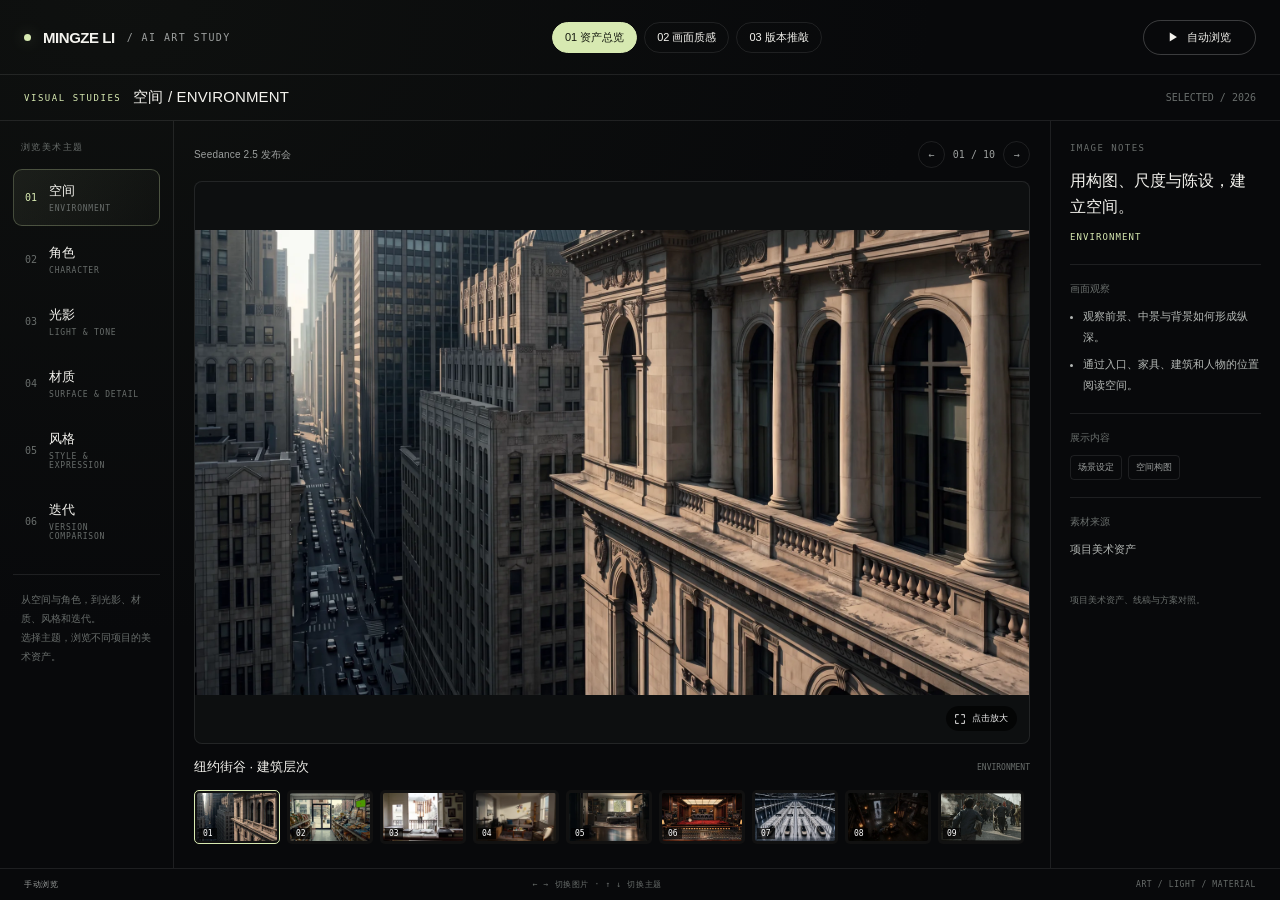
<file: kb-demo.html>
<!DOCTYPE html>
<html lang="zh-CN">
<head>
<meta charset="UTF-8">
<meta name="viewport" content="width=device-width,initial-scale=1.0">
<title>MINGZE LI / AI ART STUDY</title>
<link rel="icon" href="data:,">
<style>
:root{--bg:#08090b;--panel:#111315;--ink:#f4f3ee;--muted:#9c9f9e;--soft:#686d6b;--line:#ffffff17;--accent:#d7e9b1;--sans:-apple-system,BlinkMacSystemFont,"PingFang SC","Microsoft YaHei",Arial,sans-serif;--mono:ui-monospace,SFMono-Regular,Consolas,monospace;color-scheme:dark}
*{box-sizing:border-box}html,body{margin:0;min-height:100%;width:100%}body{color:var(--ink);font-family:var(--sans);background:radial-gradient(ellipse at 9% 0,#343c2826,transparent 50%),var(--bg);font-size:13px;-webkit-font-smoothing:antialiased}button{font:inherit;color:inherit;cursor:pointer}button:focus-visible,input:focus-visible{outline:2px solid var(--accent);outline-offset:4px}button{border:0;background:none}button:disabled{opacity:.4;cursor:default}[hidden]{display:none!important}button,img{-webkit-tap-highlight-color:transparent}button svg{width:16px;height:16px;fill:none;stroke:currentColor;stroke-width:1.5}.app{display:flex;flex-direction:column;min-height:640px;height:100svh;max-height:1200px}.top{display:flex;gap:20px;align-items:center;padding:19px 24px;border-bottom:1px solid var(--line);min-height:75px}.brand{display:flex;align-items:center;gap:12px;white-space:nowrap}.dot{width:7px;height:7px;border-radius:50%;background:var(--accent);box-shadow:0 0 16px #d7e9b155}.brand strong{font-size:15px;letter-spacing:-.03em}.brand span{font:10px var(--mono);color:var(--muted);letter-spacing:.14em}.stages{display:flex;gap:7px;justify-content:center;flex:1}.stage-btn{padding:7px 12px;font-size:11px;border:1px solid var(--line);border-radius:30px;white-space:nowrap;transition:background .2s,color .2s}.stage-btn[aria-pressed=true]{background:var(--accent);color:#15190f;border-color:var(--accent)}.play{display:flex;align-items:center;justify-content:center;gap:8px;border:1px solid #ffffff35;border-radius:30px;padding:9px 13px;min-width:113px;font-size:11px;white-space:nowrap}.play:hover{border-color:var(--accent)}.play[aria-pressed=true]{color:var(--accent);border-color:#d7e9b166}.briefbar{display:flex;gap:12px;align-items:center;padding:13px 24px;border-bottom:1px solid var(--line)}.briefbar>span:first-child{font:9px var(--mono);color:var(--accent);letter-spacing:.17em}.briefbar h1{font-size:15px;margin:0;font-weight:500;letter-spacing:.01em}.briefbar .context{margin-left:auto;font:10px var(--mono);color:var(--soft)}.body{display:grid;grid-template-columns:174px minmax(0,1fr) 230px;min-height:0;flex:1}.rail{border-right:1px solid var(--line);padding:20px 13px;overflow:auto}.label{margin:0 0 15px;font:9px var(--mono);color:var(--soft);letter-spacing:.16em}.rail .label{margin-left:8px}.category{display:flex;align-items:center;text-align:left;gap:12px;width:100%;padding:12px 11px;border:1px solid transparent;border-radius:9px;margin-bottom:5px;transition:background .2s,border-color .2s}.category:hover{background:#ffffff06}.category[aria-selected=true]{border-color:#d7e9b144;background:linear-gradient(120deg,#d7e9b113,#d7e9b105)}.category .num{font:10px var(--mono);color:var(--soft)}.category[aria-selected=true] .num{color:var(--accent)}.category .name{display:block;font-size:13px;margin-bottom:4px}.category small{display:block;font:8px var(--mono);letter-spacing:.1em;color:var(--soft)}.rail-note{border-top:1px solid var(--line);padding:15px 8px 0;margin-top:20px;font-size:10px;line-height:1.9;color:var(--soft)}.stage{min-width:0;display:flex;flex-direction:column;padding:20px;gap:13px;overflow:auto}.stage-head{display:flex;gap:12px;align-items:center;justify-content:space-between}.stage-head .project{font-size:10px;color:var(--muted);letter-spacing:.02em}.pager{display:flex;align-items:center;gap:8px;font:10px var(--mono);color:var(--muted)}.pager button{height:27px;width:27px;border:1px solid var(--line);border-radius:50%;display:grid;place-items:center}.pager button:hover{background:#ffffff0d;color:var(--accent)}.viewer{background:#0d0f10;border:1px solid var(--line);border-radius:8px;position:relative;display:flex;flex:1;min-height:230px;max-height:700px;align-items:center;justify-content:center;overflow:hidden}.image-open{width:100%;height:100%;min-height:230px;padding:0;position:absolute;inset:0;display:flex;align-items:center;justify-content:center}.main-image{display:block;width:100%;height:100%;object-fit:contain;transition:opacity .18s}.view-label{position:absolute;bottom:12px;right:12px;display:flex;align-items:center;gap:7px;padding:6px 9px;border-radius:20px;background:#000a;font-size:9px;color:#eee;pointer-events:none}.view-label svg{width:10px;height:10px}.image-state{position:absolute;inset:0;display:grid;place-items:center;color:var(--muted);font-size:11px;background:#111315}.caption-row{display:flex;align-items:center;gap:15px;justify-content:space-between;min-height:20px}.caption-row h2{font-weight:500;font-size:13px;margin:0}.caption-row span{font:8px var(--mono);color:var(--soft);white-space:nowrap}.thumbs{display:flex;gap:7px;height:58px;flex-shrink:0}.thumb{padding:2px;border:1px solid transparent;border-radius:5px;width:86px;background:#111;position:relative;overflow:hidden}.thumb[aria-pressed=true]{border-color:var(--accent)}.thumb img{width:100%;height:100%;display:block;object-fit:cover;border-radius:2px}.thumb span{position:absolute;bottom:4px;left:4px;padding:1px 4px;color:#fff;background:#000a;font:8px var(--mono)}.details{border-left:1px solid var(--line);padding:22px 19px;overflow:auto}.details h3{margin:0 0 13px;font-size:16px;font-weight:500;line-height:1.6}.details .subtitle{font:9px var(--mono);color:var(--accent);margin:0 0 22px;letter-spacing:.12em}.detail-block{padding:17px 0;border-top:1px solid var(--line)}.detail-block h4{font-size:10px;color:var(--soft);font-weight:400;margin:0 0 10px}.detail-block p,.detail-block li{font-size:11px;line-height:1.9;color:#b4b8b5;margin:0}.detail-block ul{margin:0;padding-left:13px}.detail-block li+li{margin-top:6px}.tags{display:flex;flex-wrap:wrap;gap:6px}.tag{display:block;padding:5px 7px;border:1px solid var(--line);border-radius:4px;font-size:9px;color:var(--muted)}.detail-note{font-size:9px;line-height:1.8;color:var(--soft);margin:15px 0 0}.bottom{display:flex;justify-content:space-between;align-items:center;gap:20px;padding:10px 24px;border-top:1px solid var(--line);font:8px var(--mono);letter-spacing:.08em;color:var(--soft)}.bottom .status{color:var(--muted)}.progress{position:absolute;bottom:0;height:2px;background:var(--accent);left:0;width:0;z-index:3;transition:width .1s linear}.zoom-dialog{width:calc(100vw - 24px);max-width:none;height:calc(100svh - 24px);max-height:none;margin:auto;padding:48px 12px 12px;border:1px solid #ffffff30;border-radius:10px;background:#090a0bf5;overflow:hidden}.zoom-dialog::backdrop{background:#000b}.zoom-dialog img{height:100%;width:100%;object-fit:contain}.zoom-close{position:absolute;right:15px;top:11px;border:1px solid #ffffff25;border-radius:24px;padding:7px 12px;font-size:11px}.zoom-title{position:absolute;left:17px;right:100px;top:17px;font-size:11px;color:var(--muted)}
@media(min-width:1500px){.body{grid-template-columns:200px minmax(0,1fr) 270px}.rail{padding:25px 18px}.details{padding:25px}.stage{padding:25px}.top{padding-inline:30px}}
@media(max-width:1000px){.body{grid-template-columns:145px minmax(0,1fr) 195px}.top{gap:12px;padding:15px 17px}.brand{gap:8px}.brand strong{font-size:13px}.brand span{font-size:8px}.stage-btn{padding:7px 9px;font-size:10px}.play{min-width:99px;padding:8px 10px}.stage{padding:15px}.details{padding:18px 14px}.details h3{font-size:14px}.rail{padding:17px 9px}.category{gap:9px;padding:11px 8px}.briefbar{padding:12px 17px}.thumbs{height:51px}}
@media(max-width:760px){.app{height:auto;min-height:100svh;max-height:none}.top{flex-wrap:wrap;gap:13px;padding:16px}.brand{flex:1}.brand strong{font-size:14px}.brand span{font-size:9px}.stages{order:3;flex-basis:100%;justify-content:flex-start;gap:7px}.stage-btn{padding:7px 12px}.play{font-size:10px}.briefbar{padding:12px 16px;gap:10px}.briefbar h1{font-size:13px}.briefbar .context{display:none}.body{display:flex;flex-direction:column}.rail{border-right:0;border-bottom:1px solid var(--line);padding:10px 12px;overflow:visible}.rail .label,.rail-note{display:none}.category-list{display:grid;grid-template-columns:repeat(var(--category-count,6),minmax(0,1fr));gap:3px}.category{display:block;text-align:center;padding:8px 2px;margin:0}.category .num{display:none}.category .name{font-size:11px;margin:0}.category small{display:none}.stage{padding:14px;gap:10px;overflow:visible}.viewer{height:clamp(220px,64vw,480px);flex:none;min-height:220px}.image-open{min-height:220px}.caption-row h2{font-size:12px}.thumbs{height:50px}.thumb{width:75px}.details{border-left:0;border-top:1px solid var(--line);padding:18px 17px;display:grid;grid-template-columns:1fr 1fr;gap:0 20px}.details>.label{grid-column:1/-1}.details h3{grid-column:1/-1;margin:0;font-size:15px}.details .subtitle{grid-column:1/-1;margin:8px 0 16px}.details .detail-block{padding:14px 0}.details .detail-block.observation{grid-column:1/-1}.details .detail-note{grid-column:1/-1;margin:7px 0 0}.bottom{padding:12px 16px;font-size:7px;gap:10px}.keyboard-hint{display:none}.zoom-dialog{height:calc(100svh - 12px);width:calc(100vw - 12px)}}
@media(prefers-reduced-motion:reduce){*,*::before,*::after{transition:none!important;scroll-behavior:auto!important}}

/* Selected images remain readable as the library grows. */
.thumbs{overflow-x:auto;overflow-y:hidden;scrollbar-width:thin;scrollbar-color:#42483d transparent;min-height:58px;padding-bottom:4px}.thumb{flex:0 0 86px}.stages{min-width:0;overflow-x:auto}.stage-btn{flex-shrink:0}
@media(max-width:760px){.thumb{flex-basis:75px}.stages{scrollbar-width:thin}.details .detail-block p{overflow-wrap:anywhere}}
</style>
</head>
<body>
<div class="app">
 <header class="top">
  <div class="brand"><i class="dot"></i><strong>MINGZE LI</strong><span>/ AI ART STUDY</span></div>
  <nav class="stages" aria-label="美术阶段"><button class="stage-btn" data-stage="0" aria-pressed="true"></button><button class="stage-btn" data-stage="1" aria-pressed="false"></button><button class="stage-btn" data-stage="2" aria-pressed="false"></button></nav>
  <button class="play" id="playBtn" type="button" aria-pressed="false"><span id="playIcon">▶</span><span id="playLabel"></span></button>
 </header>
 <div class="briefbar"><span>VISUAL STUDIES</span><h1 id="currentTitle"></h1><span class="context">SELECTED / 2026</span></div>
 <div class="body">
  <aside class="rail"><p class="label" id="browseLabel"></p><div class="category-list" id="categoryList" role="tablist" aria-orientation="vertical"></div><p class="rail-note" id="railNote"></p></aside>
  <main class="stage" id="studyPanel" role="tabpanel" aria-labelledby="category-0">
   <div class="stage-head"><span class="project" id="projectName"></span><div class="pager"><button type="button" id="prevBtn" aria-label="上一张">←</button><span id="count"></span><button type="button" id="nextBtn" aria-label="下一张">→</button></div></div>
   <div class="viewer"><button type="button" class="image-open" id="imageOpen"><img class="main-image" id="mainImage" alt=""><span class="view-label"><svg viewBox="0 0 16 16" aria-hidden="true"><path d="M1 6V1h5M10 1h5v5M15 10v5h-5M6 15H1v-5" fill="none" stroke="currentColor"/></svg><span id="viewLabel"></span></span></button><div class="image-state" id="imageState" hidden></div><div class="progress" id="progress"></div></div>
   <div class="caption-row"><h2 id="frameTitle"></h2><span id="frameType"></span></div>
   <div class="thumbs" id="thumbs" aria-label="画面选择"></div>
  </main>
  <aside class="details"><p class="label">IMAGE NOTES</p><h3 id="detailTitle"></h3><p class="subtitle" id="detailSubtitle"></p><section class="detail-block observation"><h4 id="observationsLabel"></h4><ul id="observations"></ul></section><section class="detail-block"><h4 id="outputsLabel"></h4><div class="tags" id="outputs"></div></section><section class="detail-block"><h4 id="sourceLabel"></h4><p id="sourceNote"></p></section><p class="detail-note" id="detailNote"></p></aside>
 </div>
 <footer class="bottom"><span class="status" id="status" aria-live="polite"></span><span class="keyboard-hint" id="keyboardHint"></span><span>ART / LIGHT / MATERIAL</span></footer>
</div>
<dialog class="zoom-dialog" id="zoomDialog"><span class="zoom-title" id="zoomTitle"></span><button class="zoom-close" id="zoomClose" type="button"></button><img id="zoomImage" alt=""></dialog>
<script src="art-study-data.js?v=20261030-smooth1"></script>
<script>
(()=>{'use strict';
const $=id=>document.getElementById(id),bi=(zh,en)=>({zh,en});
const library=window.MINGZE_ART_STUDY;
const data=library?.categories||[],stageFilters=library?.stages||[];
if(!data.length||!stageFilters.length){document.querySelector('.app').textContent='美术资产暂未载入，请刷新重试。 / Art assets are unavailable. Please reload.';return;}
const ui={stages:[bi('01 美术设定','01 ART STUDIES'),bi('02 画面质感','02 LOOK & FEEL'),bi('03 版本推敲','03 ITERATION')],browse:bi('浏览美术主题','BROWSE STUDIES'),railNote:bi('从空间与角色，到光影、材质、风格和迭代。<br>选择主题，浏览不同项目的美术资产。','From space and characters to light, materials, style and iteration.<br>Explore art assets across projects.'),play:bi('自动浏览','AUTO PLAY'),pause:bi('暂停浏览','PAUSE'),view:bi('点击放大','VIEW IMAGE'),observe:bi('画面观察','IMAGE OBSERVATIONS'),outputs:bi('展示内容','CONTENT TYPE'),source:bi('素材来源','SOURCE'),note:bi('项目美术资产、线稿与方案对照。','Project art assets, line studies and visual alternatives.'),keyboard:bi('← → 切换图片 · ↑ ↓ 切换主题','← → IMAGES · ↑ ↓ THEMES'),paused:bi('手动浏览','MANUAL BROWSE'),playing:bi('自动浏览中','AUTO PLAYING'),close:bi('关闭 ×','CLOSE ×'),loading:bi('正在载入图片…','Loading image…'),error:bi('图片暂未载入，请切换后重试。','Image unavailable. Switch views to retry.'),prev:bi('上一张','Previous image'),next:bi('下一张','Next image')};
let lang='zh',activeStage=0,category=0,frame=0,playing=false,timer=0,tick=0,startedAt=0,token=0,pausedByHidden=false;
function readLang(){try{if(parent!==window)return parent.document.documentElement.lang.startsWith('en')?'en':'zh';}catch{}const q=new URLSearchParams(location.search).get('lang');if(q)return q==='en'?'en':'zh';return document.documentElement.lang.startsWith('en')?'en':'zh';}
const text=o=>o[lang]||o.zh;
function setPlaying(value){playing=value;clearInterval(timer);clearInterval(tick);$('playBtn').setAttribute('aria-pressed',String(value));$('playIcon').textContent=value?'Ⅱ':'▶';$('playLabel').textContent=text(value?ui.pause:ui.play);$('status').textContent=text(value?ui.playing:ui.paused);$('progress').style.width='0';if(value&&!document.hidden){startedAt=performance.now();timer=setInterval(()=>advance(),5000);tick=setInterval(()=>{$('progress').style.width=Math.min((performance.now()-startedAt)/5000*100,100)+'%';},100);}}
function allowedCategories(){const ids=stageFilters[activeStage].categories;return data.map((item,index)=>ids.includes(item.id)?index:-1).filter(index=>index>=0);}
function nextCategory(direction){const allowed=allowedCategories(),index=allowed.indexOf(category);return allowed[(index+direction+allowed.length)%allowed.length];}
function advance(){const item=data[category];if(frame+1<item.frames.length)frame++;else{category=nextCategory(1);frame=0;}render(false);startedAt=performance.now();}
function selectCategory(index,focus=false){setPlaying(false);if(!allowedCategories().includes(index))return;category=index;frame=0;render();if(focus)$('category-'+category).focus();}
function selectStage(index){setPlaying(false);activeStage=index;const allowed=allowedCategories();if(!allowed.includes(category))category=allowed[0];frame=0;render();}
function selectFrame(index){setPlaying(false);frame=(index+data[category].frames.length)%data[category].frames.length;renderFrame();}
function renderFrame(){
 const item=data[category],selected=item.frames[frame],currentToken=++token,main=$('mainImage');
 $('count').textContent=String(frame+1).padStart(2,'0')+' / '+String(item.frames.length).padStart(2,'0');
 $('projectName').textContent=text(selected.project);
 $('frameTitle').textContent=text(selected.title);$('frameType').textContent=item.en;
 $('sourceNote').textContent=text(selected.source||item.source);
 main.alt=text(selected.title);$('imageOpen').setAttribute('aria-label',text(ui.view)+': '+text(selected.title));
 $('imageState').textContent=text(ui.loading);$('imageState').hidden=false;
 main.onload=()=>{if(currentToken===token)$('imageState').hidden=true;};
 main.onerror=()=>{if(currentToken===token)$('imageState').textContent=text(ui.error);};
 main.src=selected.src;if(main.complete&&main.naturalWidth)$('imageState').hidden=true;
 const oldScroll=$('thumbs').scrollLeft;
 $('thumbs').replaceChildren(...item.frames.map((f,i)=>{
  const b=document.createElement('button');b.type='button';b.className='thumb';b.setAttribute('aria-label',text(f.title));b.setAttribute('aria-pressed',String(i===frame));
  const im=document.createElement('img');im.src=f.thumbnail||f.src;im.alt='';im.loading='lazy';im.decoding='async';
  const n=document.createElement('span');n.textContent=String(i+1).padStart(2,'0');b.append(im,n);
  b.addEventListener('click',()=>{selectFrame(i);$('thumbs').children[i]?.focus({preventScroll:true});});return b;
 }));
 $('thumbs').scrollLeft=oldScroll;
 const thumb=$('thumbs').children[frame];if(thumb){const tr=thumb.getBoundingClientRect(),pr=$('thumbs').getBoundingClientRect();if(tr.right>pr.right)$('thumbs').scrollLeft+=tr.right-pr.right+4;else if(tr.left<pr.left)$('thumbs').scrollLeft-=pr.left-tr.left+4;}
}
function render(refresh=true){
 const item=data[category],allowed=allowedCategories();
 $('currentTitle').textContent=text(item.name)+' / '+item.en;$('detailTitle').textContent=text(item.title);$('detailSubtitle').textContent=item.en;
 $('observations').replaceChildren(...item.notes.map(n=>{const el=document.createElement('li');el.textContent=text(n);return el;}));
 $('outputs').replaceChildren(...item.outputs.map(n=>{const el=document.createElement('span');el.className='tag';el.textContent=text(n);return el;}));
 $('studyPanel').setAttribute('aria-labelledby','category-'+category);
 $('categoryList').style.setProperty('--category-count',allowed.length);
 document.querySelectorAll('.category').forEach((b,i)=>{b.hidden=!allowed.includes(i);b.setAttribute('aria-selected',String(i===category));b.tabIndex=i===category?0:-1;});
 document.querySelectorAll('.stage-btn').forEach((b,i)=>b.setAttribute('aria-pressed',String(i===activeStage)));
 renderFrame();if(refresh)$('progress').style.width='0';
}
function localize(){
 lang=readLang();document.documentElement.lang=lang==='en'?'en':'zh-CN';
 document.querySelectorAll('.stage-btn').forEach((b,i)=>b.textContent=text(stageFilters[i].name));
 $('browseLabel').textContent=text(ui.browse);$('railNote').innerHTML=text(ui.railNote);$('viewLabel').textContent=text(ui.view);$('observationsLabel').textContent=text(ui.observe);$('outputsLabel').textContent=text(ui.outputs);$('sourceLabel').textContent=text(ui.source);$('detailNote').textContent=text(ui.note);$('keyboardHint').textContent=text(ui.keyboard);$('zoomClose').textContent=text(ui.close);$('prevBtn').setAttribute('aria-label',text(ui.prev));$('nextBtn').setAttribute('aria-label',text(ui.next));
 $('categoryList').replaceChildren(...data.map((d,i)=>{const b=document.createElement('button');b.type='button';b.id='category-'+i;b.className='category';b.setAttribute('role','tab');b.setAttribute('aria-controls','studyPanel');const n=document.createElement('span');n.className='num';n.textContent=String(i+1).padStart(2,'0');const box=document.createElement('span'),name=document.createElement('span'),en=document.createElement('small');name.className='name';name.textContent=text(d.name);en.textContent=d.en;box.append(name,en);b.append(n,box);b.addEventListener('click',()=>selectCategory(i));return b;}));
 setPlaying(playing);render();
}
$('playBtn').addEventListener('click',()=>setPlaying(!playing));$('prevBtn').addEventListener('click',()=>selectFrame(frame-1));$('nextBtn').addEventListener('click',()=>selectFrame(frame+1));document.querySelectorAll('.stage-btn').forEach((b,i)=>b.addEventListener('click',()=>selectStage(i)));
$('imageOpen').addEventListener('click',()=>{setPlaying(false);const selected=data[category].frames[frame];$('zoomImage').src=selected.src;$('zoomImage').alt=text(selected.title);$('zoomTitle').textContent=text(selected.title);$('zoomDialog').showModal();});$('zoomClose').addEventListener('click',()=>$('zoomDialog').close());$('zoomDialog').addEventListener('click',e=>{if(e.target===$('zoomDialog'))$('zoomDialog').close();});
document.addEventListener('keydown',e=>{if($('zoomDialog').open)return;if(e.altKey||e.ctrlKey||e.metaKey||e.target.matches('input,textarea,select'))return;if(e.key==='ArrowRight'||e.key==='ArrowLeft'){e.preventDefault();selectFrame(frame+(e.key==='ArrowRight'?1:-1));}else if(e.key==='ArrowDown'||e.key==='ArrowUp'){e.preventDefault();selectCategory(nextCategory(e.key==='ArrowDown'?1:-1),true);}});
document.addEventListener('visibilitychange',()=>{if(document.hidden&&playing){pausedByHidden=true;setPlaying(false);}else if(!document.hidden&&pausedByHidden){pausedByHidden=false;setPlaying(true);}});
new IntersectionObserver(entries=>{if(!entries[0].isIntersecting&&playing)setPlaying(false);}).observe(document.body);
window.addEventListener('message',e=>{if(e.source!==parent)return;if(e.data?.type==='art-study:pause')setPlaying(false);if(e.data?.type==='art-study:language')localize();});
try{if(parent!==window)parent.addEventListener('languagechange',localize);}catch{}
window.addEventListener('pagehide',()=>{clearInterval(timer);clearInterval(tick);try{if(parent!==window)parent.removeEventListener('languagechange',localize);}catch{}});
localize();
})();
</script>
</body>
</html>
</file>
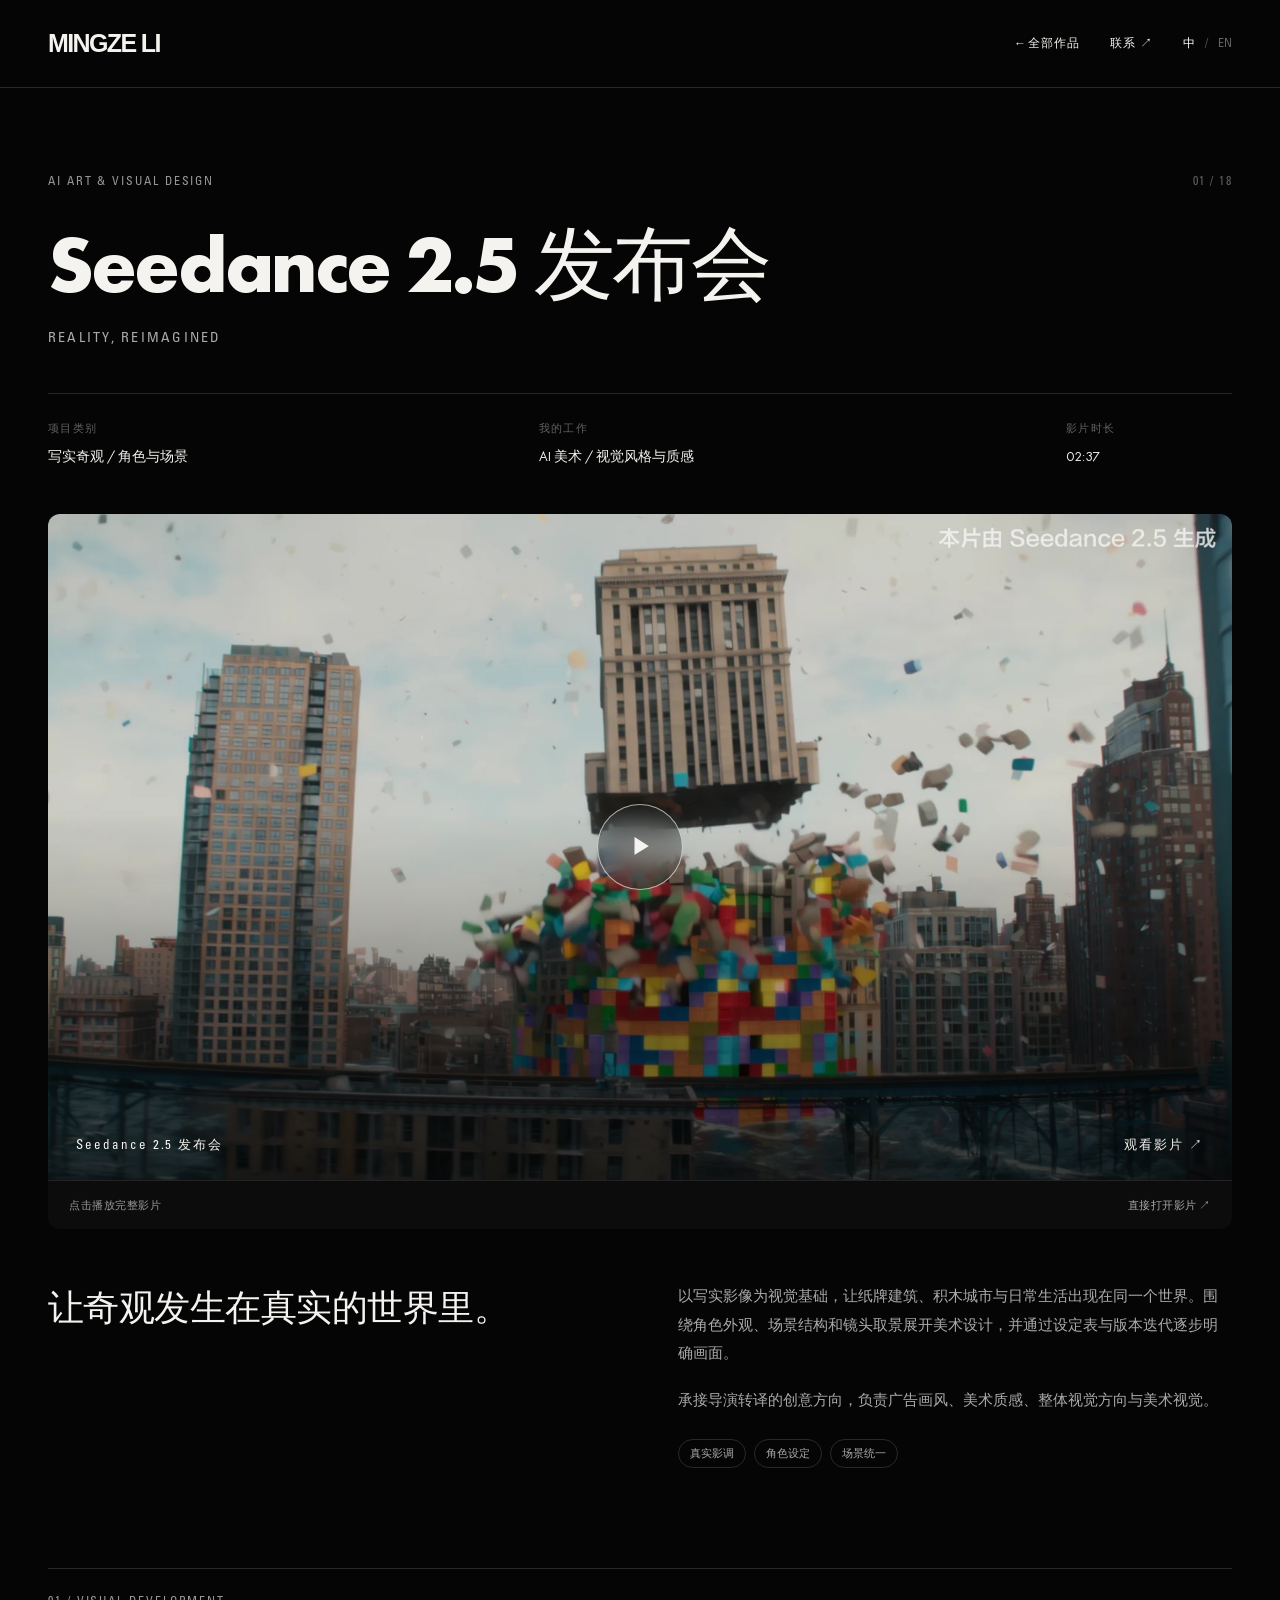
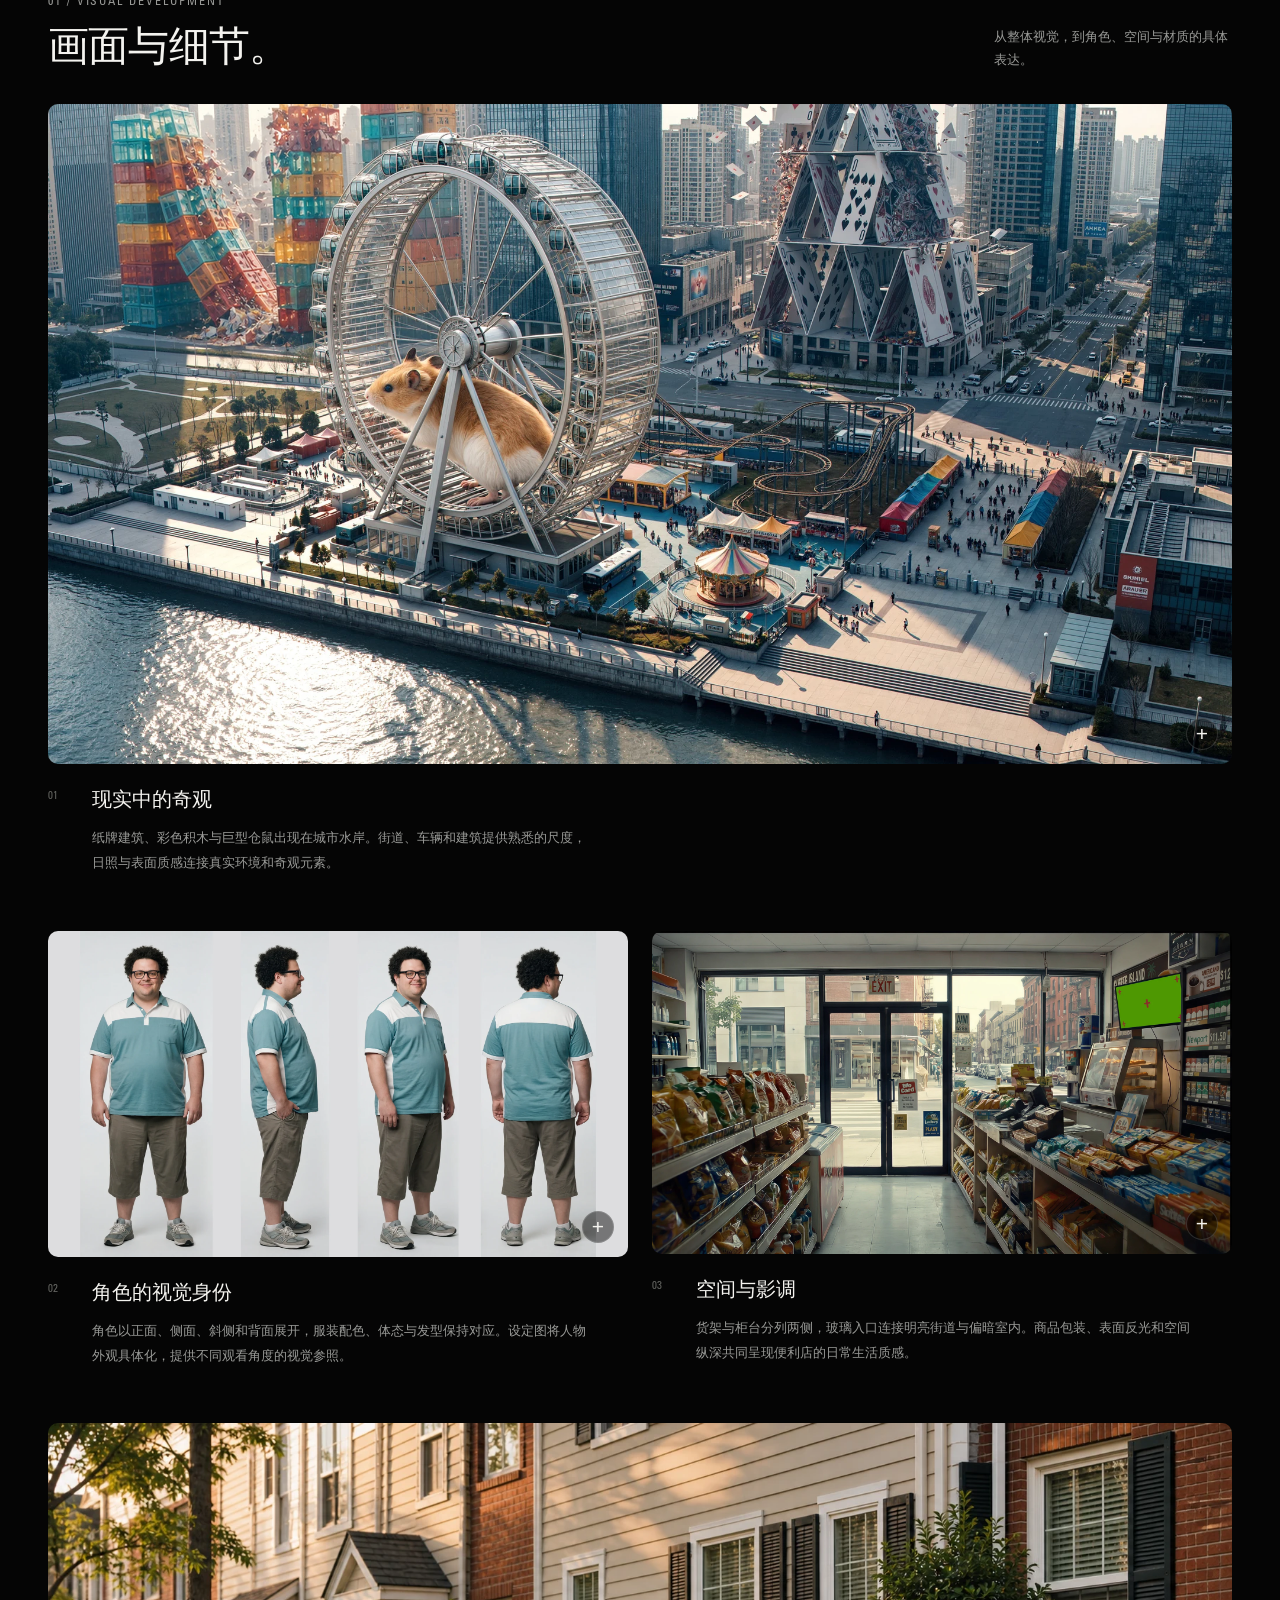
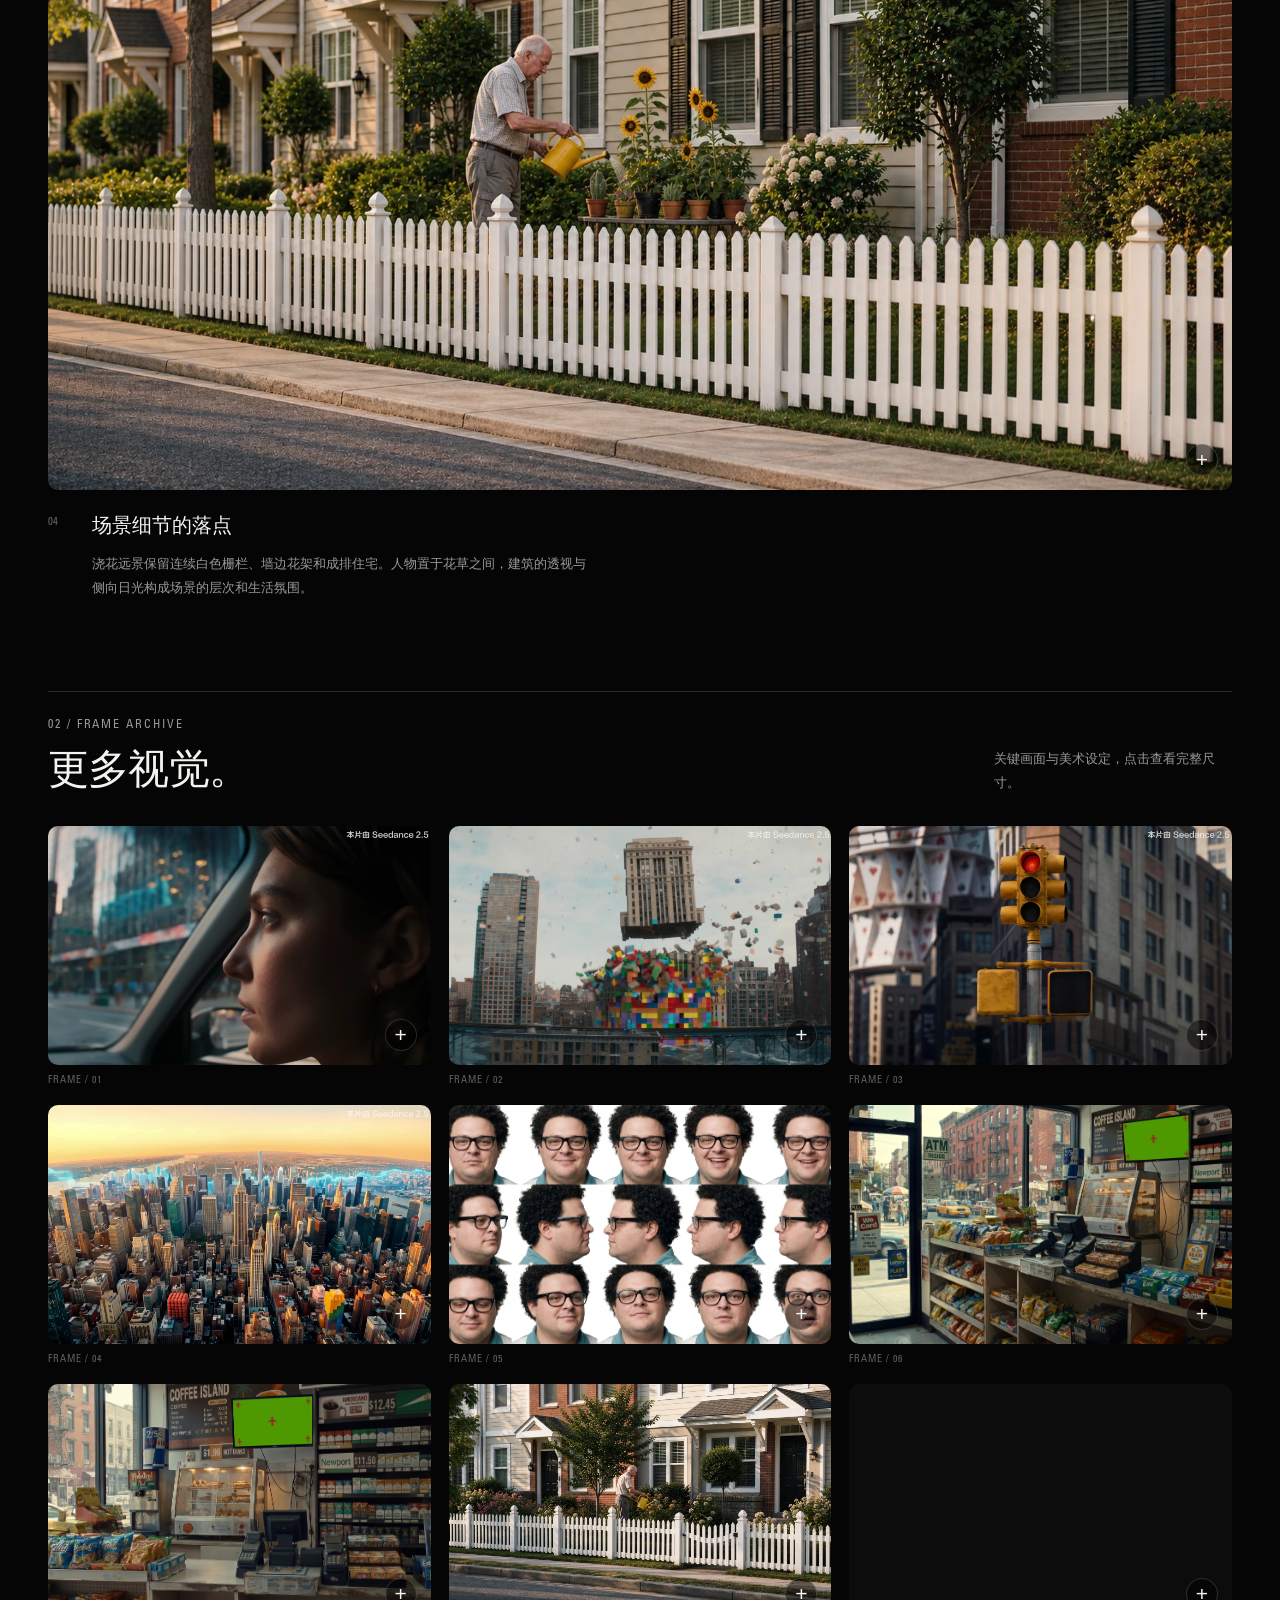
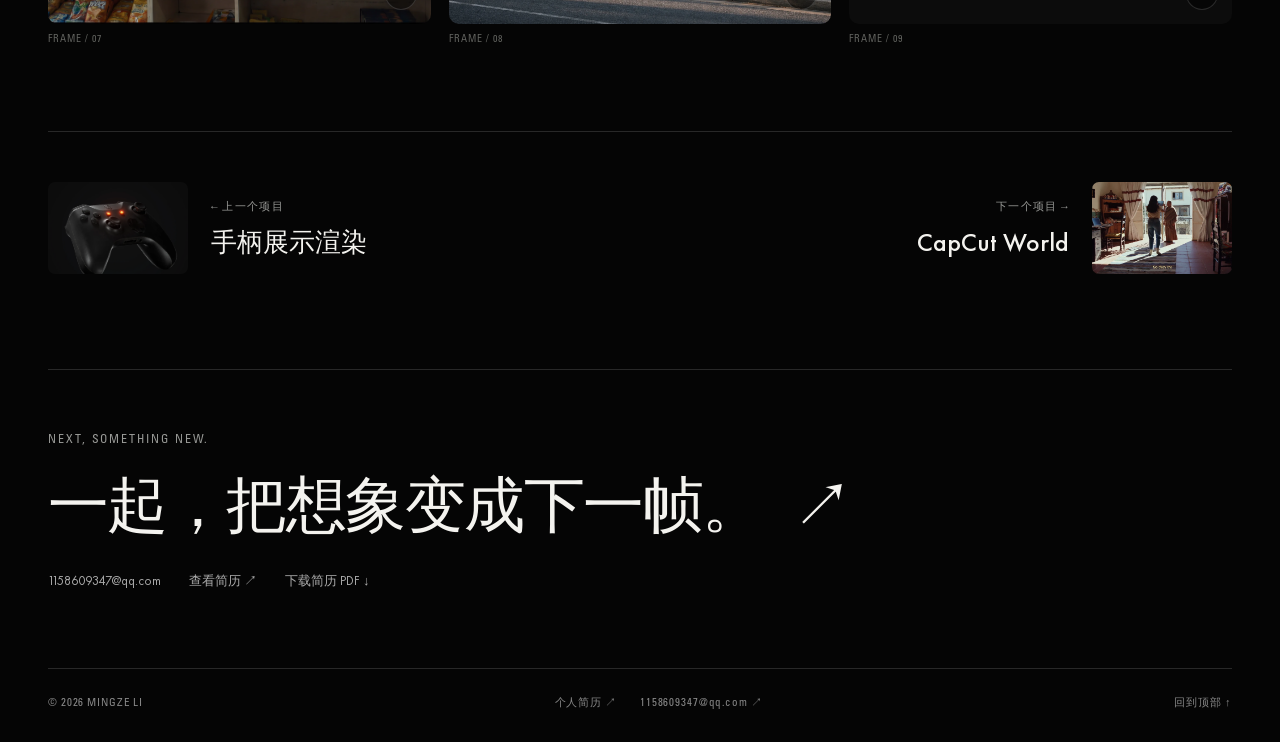
<file: project.html>
<!doctype html>
<html lang="zh-CN">
<head>
<meta charset="utf-8"><meta name="viewport" content="width=device-width,initial-scale=1"><meta name="theme-color" content="#050505"><meta name="description" content="李明泽的 AI 广告美术与 CG 项目：整体视觉方向、真实美术过程和完整影像。"><title>项目 — MINGZE LI</title>
<link rel="icon" href="favicon.svg" type="image/svg+xml"><link rel="stylesheet" href="case.css?v=20261030-smooth1"><link rel="stylesheet" href="cursor.css?v=20261030-smooth1"><script src="cursor.js?v=20261030-smooth1" defer></script><script type="module" src="case.js?v=20261030-smooth1"></script>
</head>
<body>
<a class="skip-link" href="#case-main">跳到项目 / Skip to project</a>
<header class="case-header"><a class="wordmark" href="index.html" aria-label="MINGZE LI">MINGZE LI</a><nav aria-label="项目导航"><a id="back-link" href="index.html#portfolio">← 全部作品</a><a id="contact-link" href="mailto:1158609347@qq.com">联系 ↗</a><button id="lang" type="button" aria-label="切换语言"><span data-lang="zh">中</span><i>/</i><span data-lang="en">EN</span></button></nav></header>
<main id="case-main" class="case-main"><p class="initial-loading">正在打开项目 / Loading project…</p><noscript><p>请启用 JavaScript 浏览项目，也可直接<a href="resume.html">查看简历</a>。</p></noscript></main>
<footer class="case-footer wrap"><span>© 2026 MINGZE LI</span><div><a id="resume-link" href="resume.html">个人简历 ↗</a><a id="email-link" href="mailto:1158609347@qq.com">1158609347@qq.com ↗</a></div><a id="top-link" href="#">回到顶部 ↑</a></footer>
<dialog id="image-dialog" class="image-dialog" aria-label="作品大图"><div class="dialog-top"><span id="image-caption"></span><button id="image-close" type="button">关闭 ×</button></div><div class="dialog-image-wrap"><img id="dialog-image" alt=""><p id="image-error" hidden></p></div><div class="dialog-bottom"><button id="image-prev" type="button" aria-label="上一张">←</button><span id="image-count" aria-live="polite"></span><button id="image-next" type="button" aria-label="下一张">→</button></div></dialog>
</body></html>
</file>
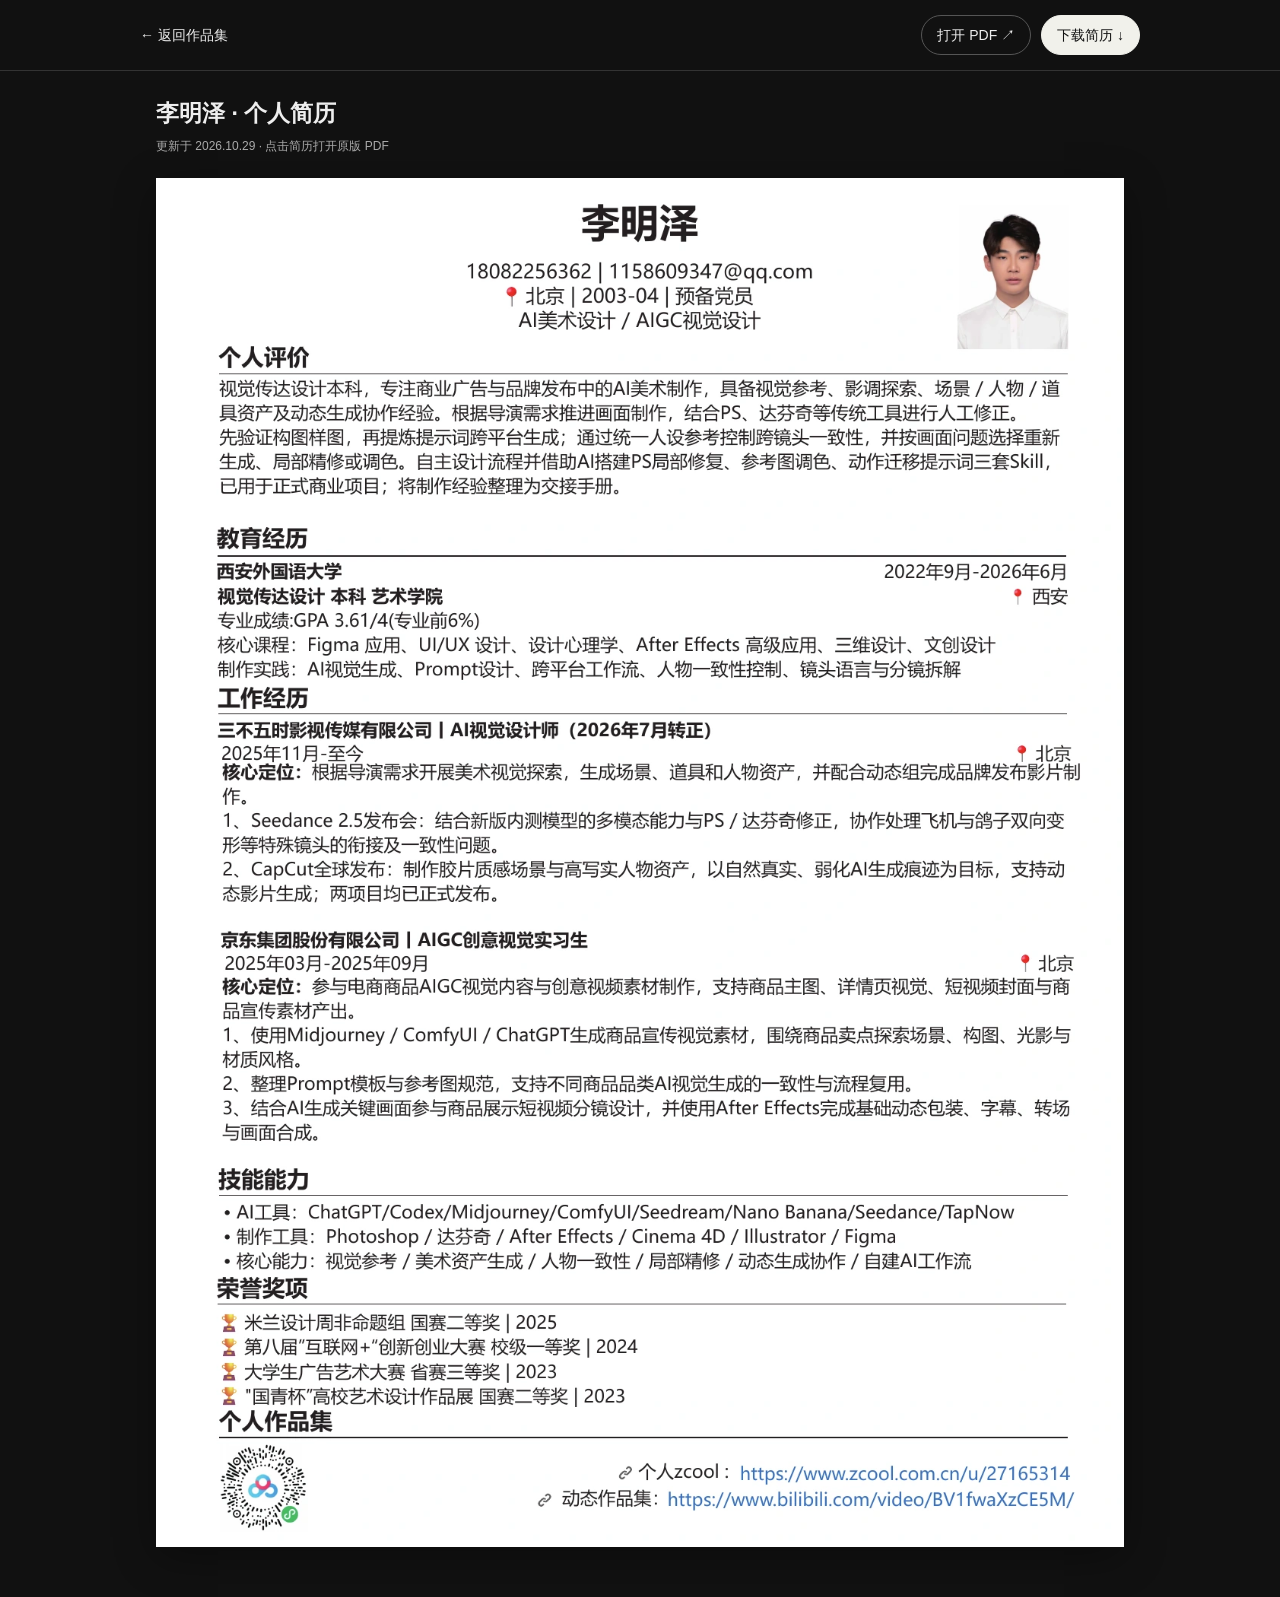
<file: resume.html>
<!doctype html>
<html lang="zh-CN">
<head>
<meta charset="utf-8"><meta name="viewport" content="width=device-width,initial-scale=1">
<meta name="description" content="李明泽个人简历，2026年10月29日更新。在线查看与下载原版PDF。">
<link rel="canonical" href="https://lmz0418.github.io/resume.html"><title>李明泽 · 个人简历</title><link rel="icon" href="favicon.svg">
<style>
*{box-sizing:border-box}html{color-scheme:dark;background:#111}body{margin:0;font:14px/1.6 Arial,'Microsoft YaHei',sans-serif;color:#eee}a{color:inherit;text-decoration:none}a:focus-visible{outline:2px solid #d8e8ad;outline-offset:4px}
.toolbar{position:sticky;top:0;z-index:1;background:#111f;padding:15px max(16px,calc((100vw - 1000px)/2));display:flex;align-items:center;justify-content:space-between;gap:16px;border-bottom:1px solid #333}
.actions{display:flex;gap:10px;align-items:center}.actions a{border:1px solid #555;border-radius:30px;padding:8px 15px;white-space:nowrap}.actions .download{background:#f1f1eb;color:#111;border-color:#f1f1eb}
main{max-width:1000px;margin:24px auto 50px;padding:0 16px}h1{font-size:23px;margin:0 0 5px}.updated{color:#aaa;margin:0 0 22px;font-size:12px}.page{display:block;box-shadow:0 10px 40px #0005}.page img{display:block;width:100%;height:auto;background:#fff}
@media(max-width:600px){.toolbar{font-size:12px;gap:8px}.actions{gap:6px}.actions a{padding:7px 10px}main{padding:0 10px;margin-top:18px}h1{font-size:21px}}
</style></head>
<body><nav class="toolbar" aria-label="简历操作"><a href="./#about">← 返回作品集</a><div class="actions"><a href="assets/mingze-li-resume-20261029.pdf" target="_blank" rel="noopener">打开 PDF ↗</a><a class="download" href="assets/mingze-li-resume-20261029.pdf" download="李明泽个人简历.pdf">下载简历 ↓</a></div></nav>
<main><h1>李明泽 · 个人简历</h1><p class="updated">更新于 2026.10.29 · 点击简历打开原版 PDF</p><a class="page" href="assets/mingze-li-resume-20261029.pdf" target="_blank" rel="noopener" aria-label="打开李明泽个人简历 PDF"><img src="assets/mingze-li-resume-20261029.webp" width="1273" height="1800" alt="李明泽个人简历，包含个人介绍、工作经历、专业技能、教育经历及联系方式。完整内容可打开或下载原版PDF。"></a></main></body></html>
</file>
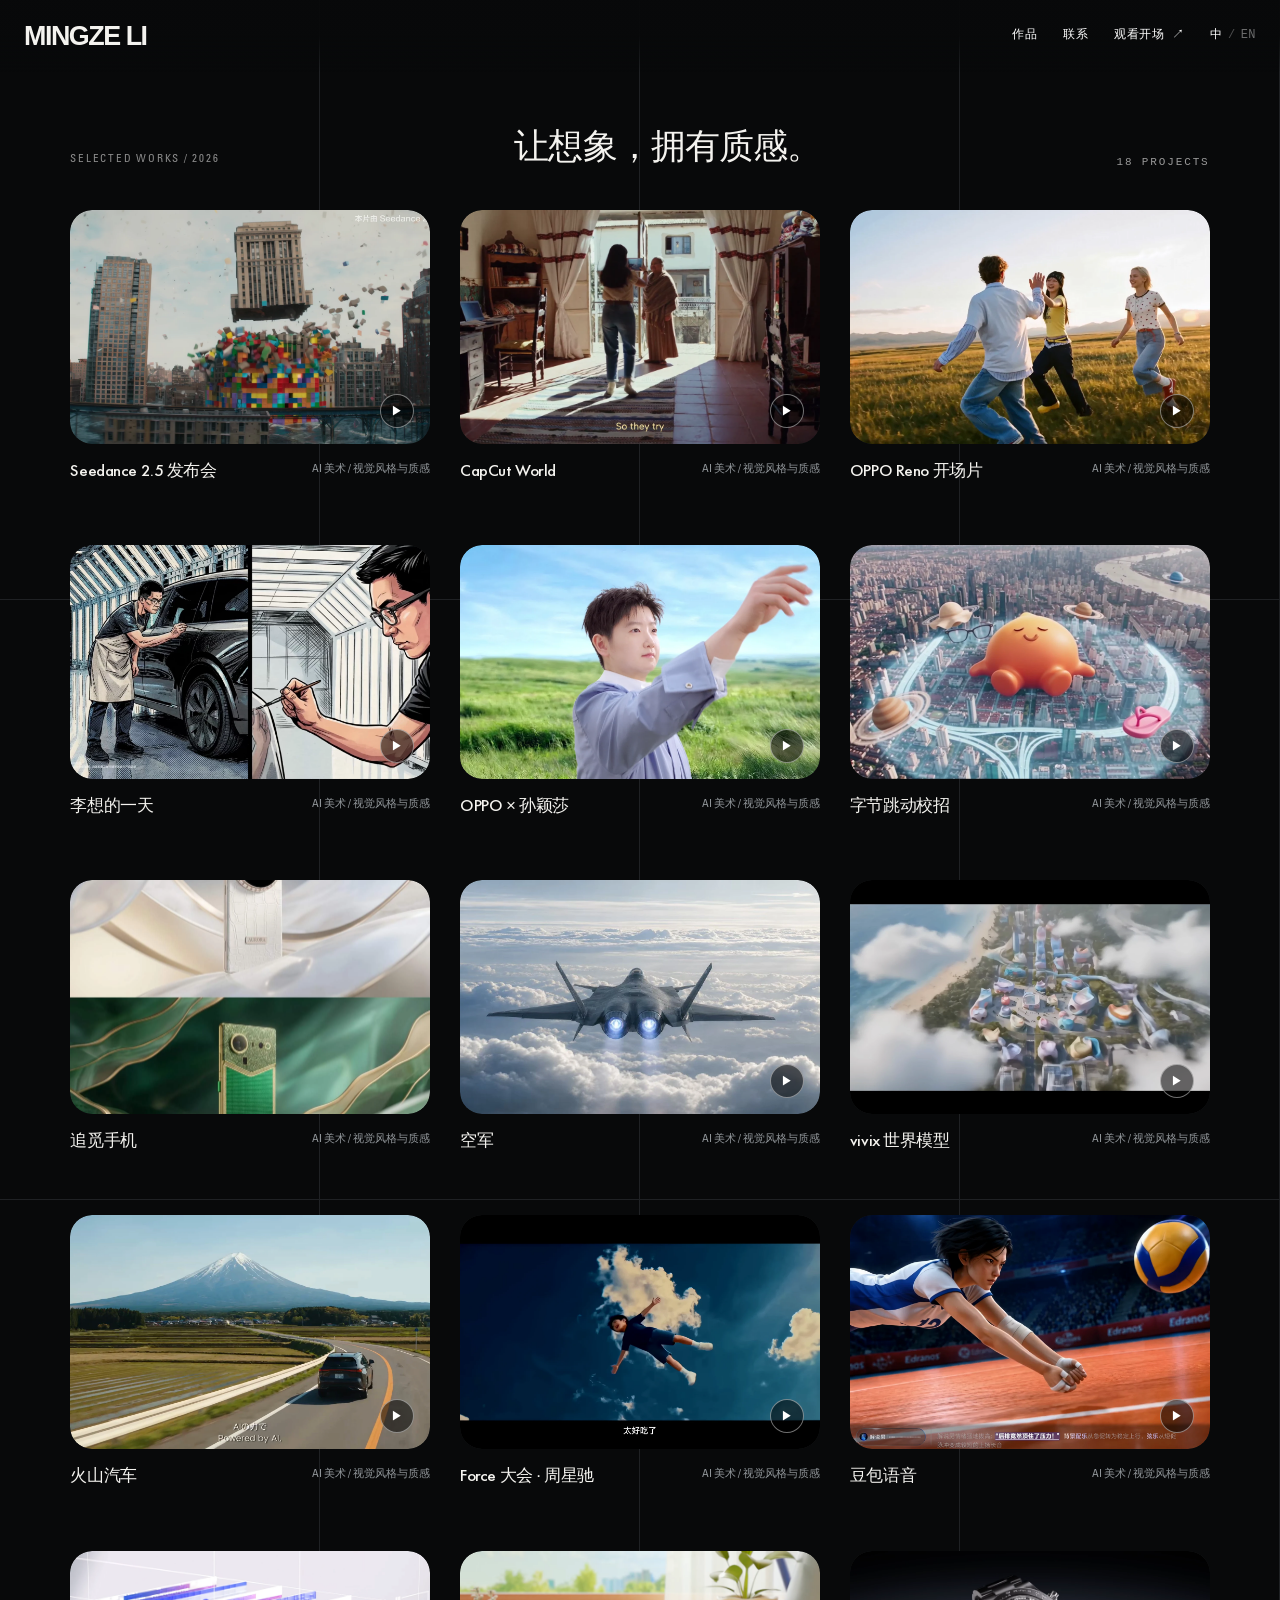
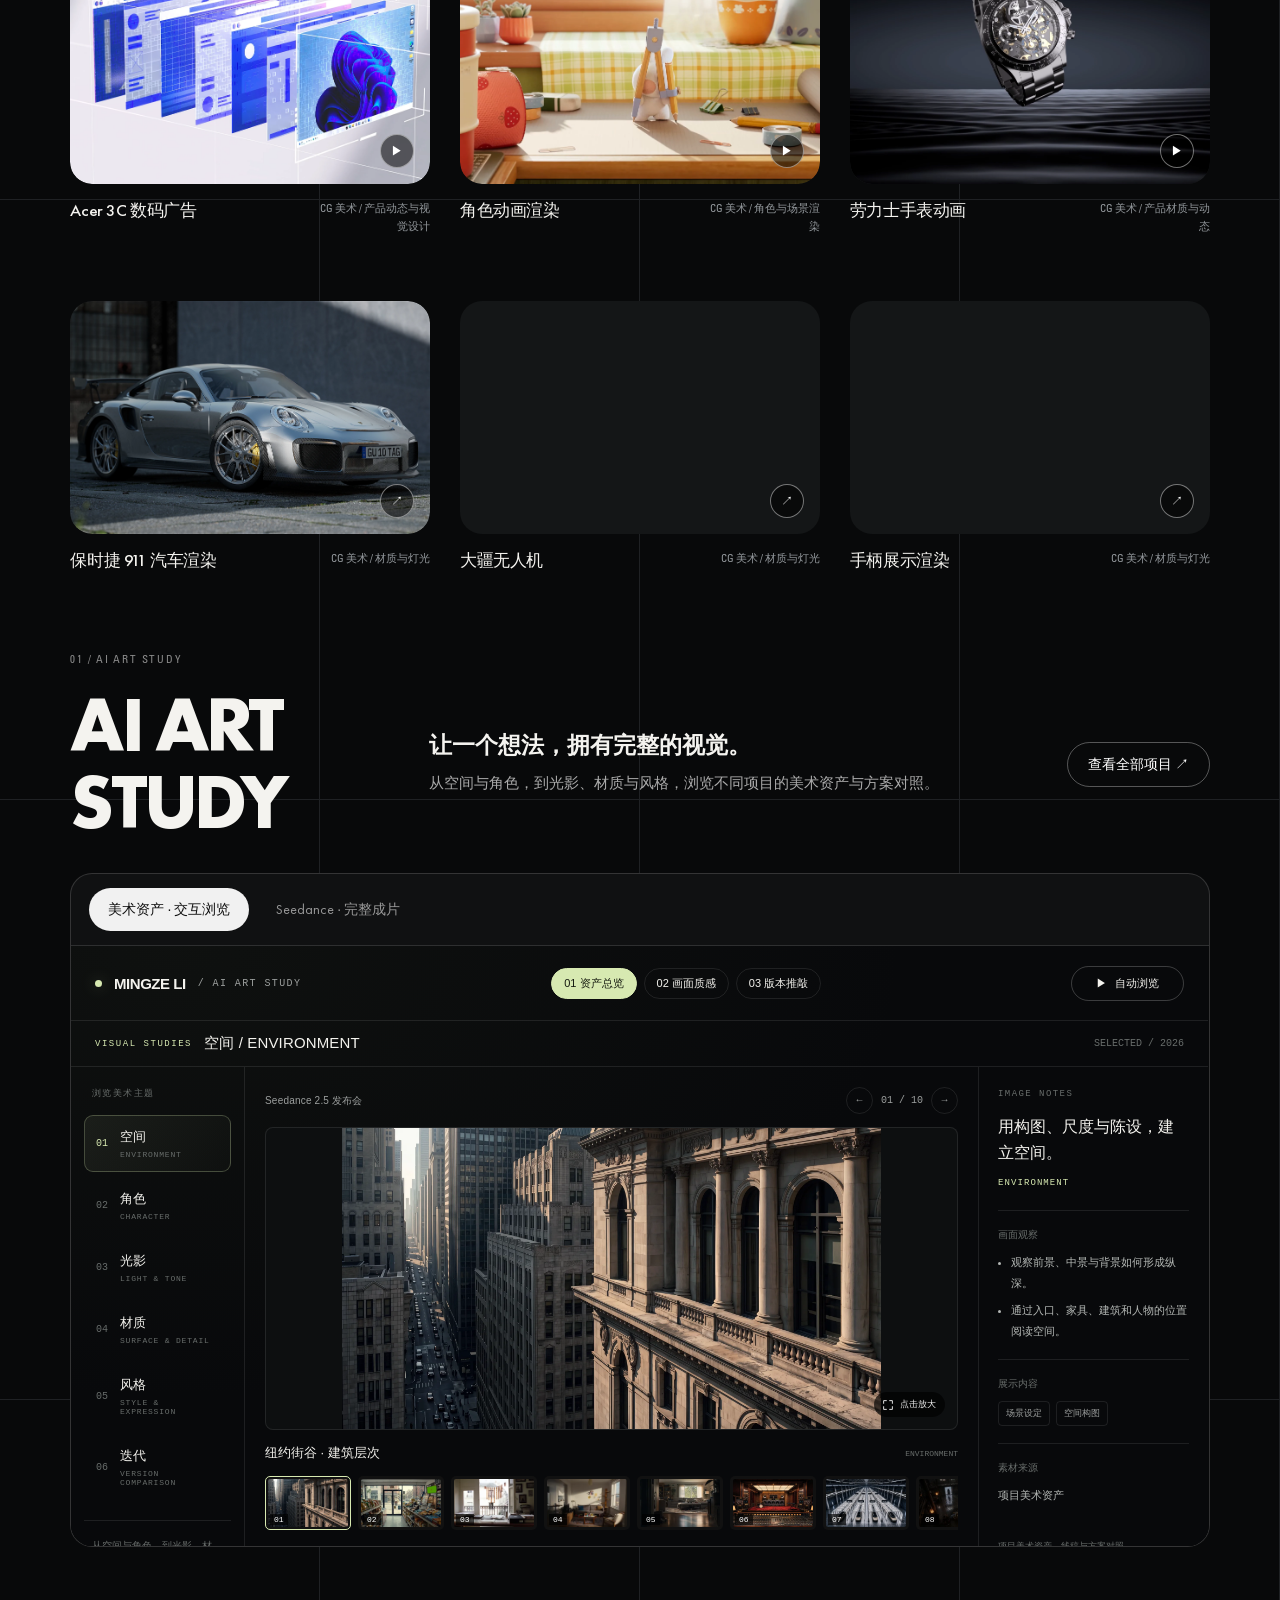
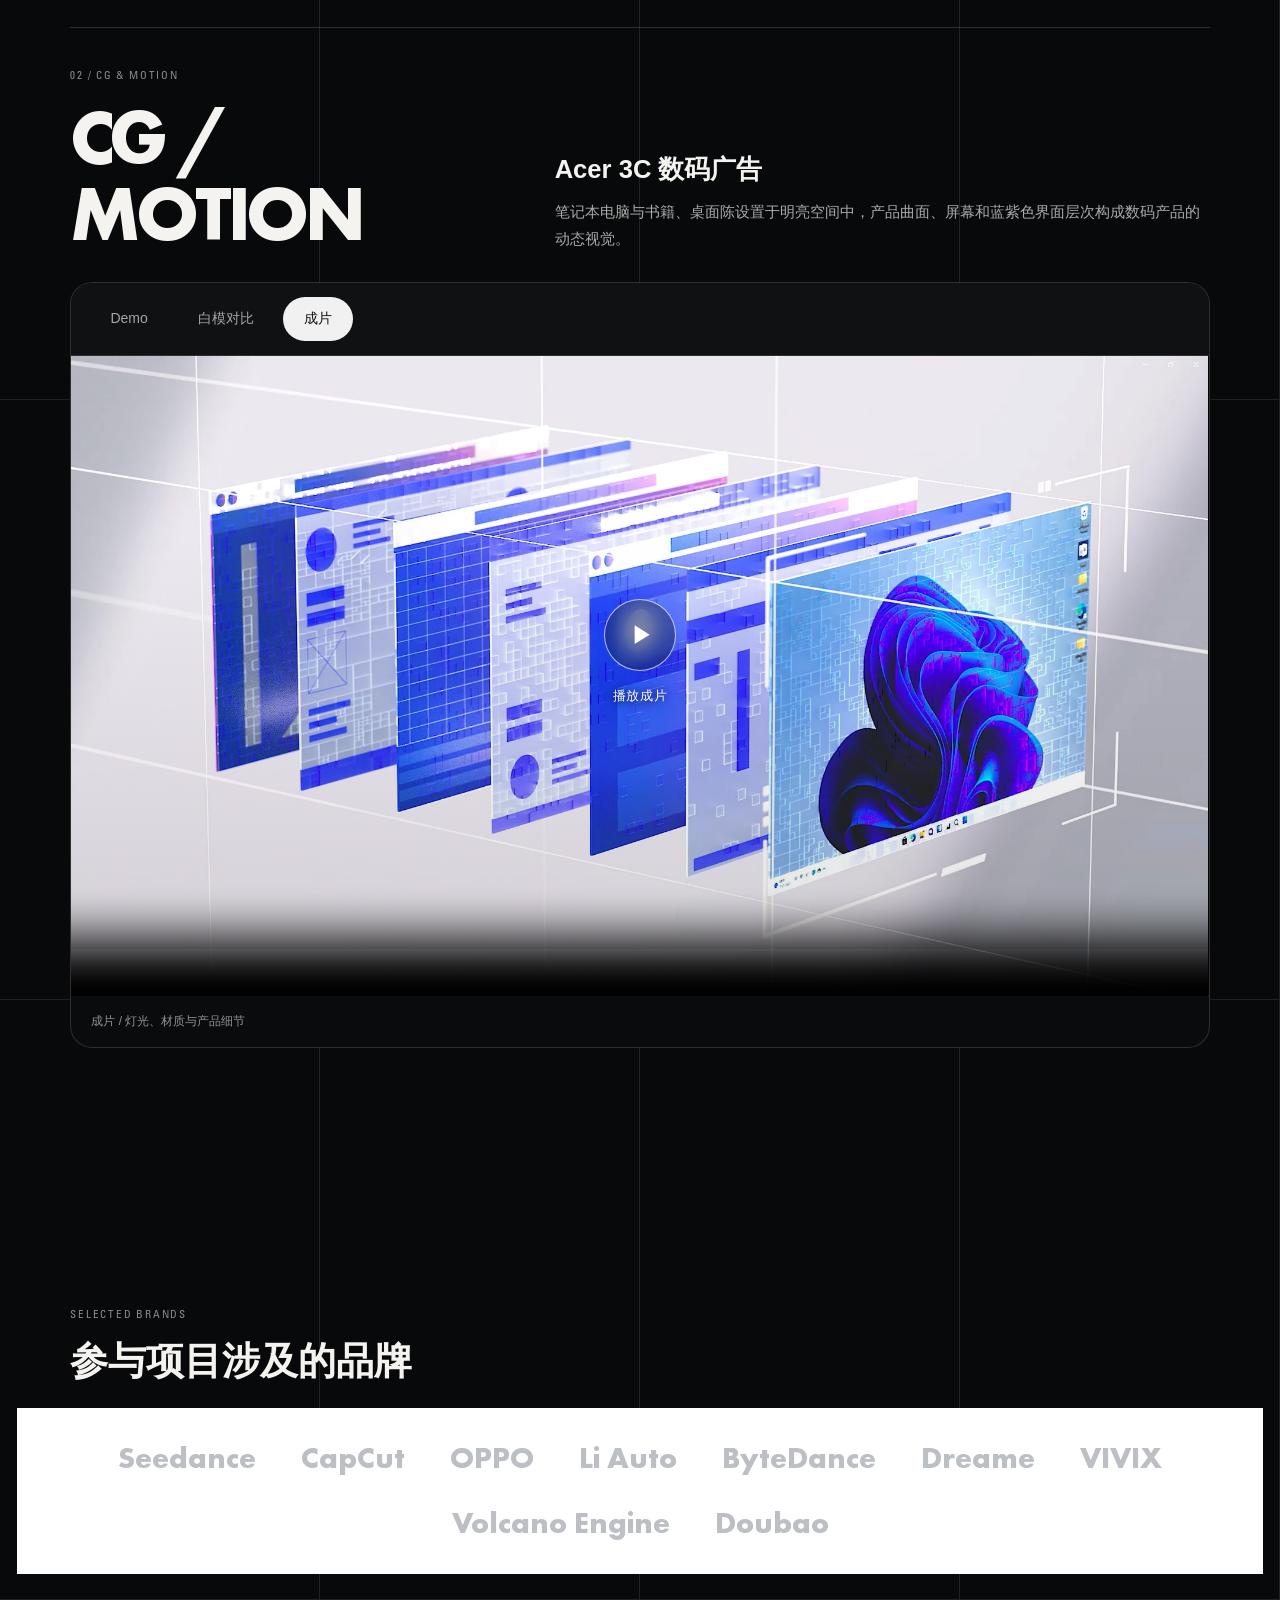
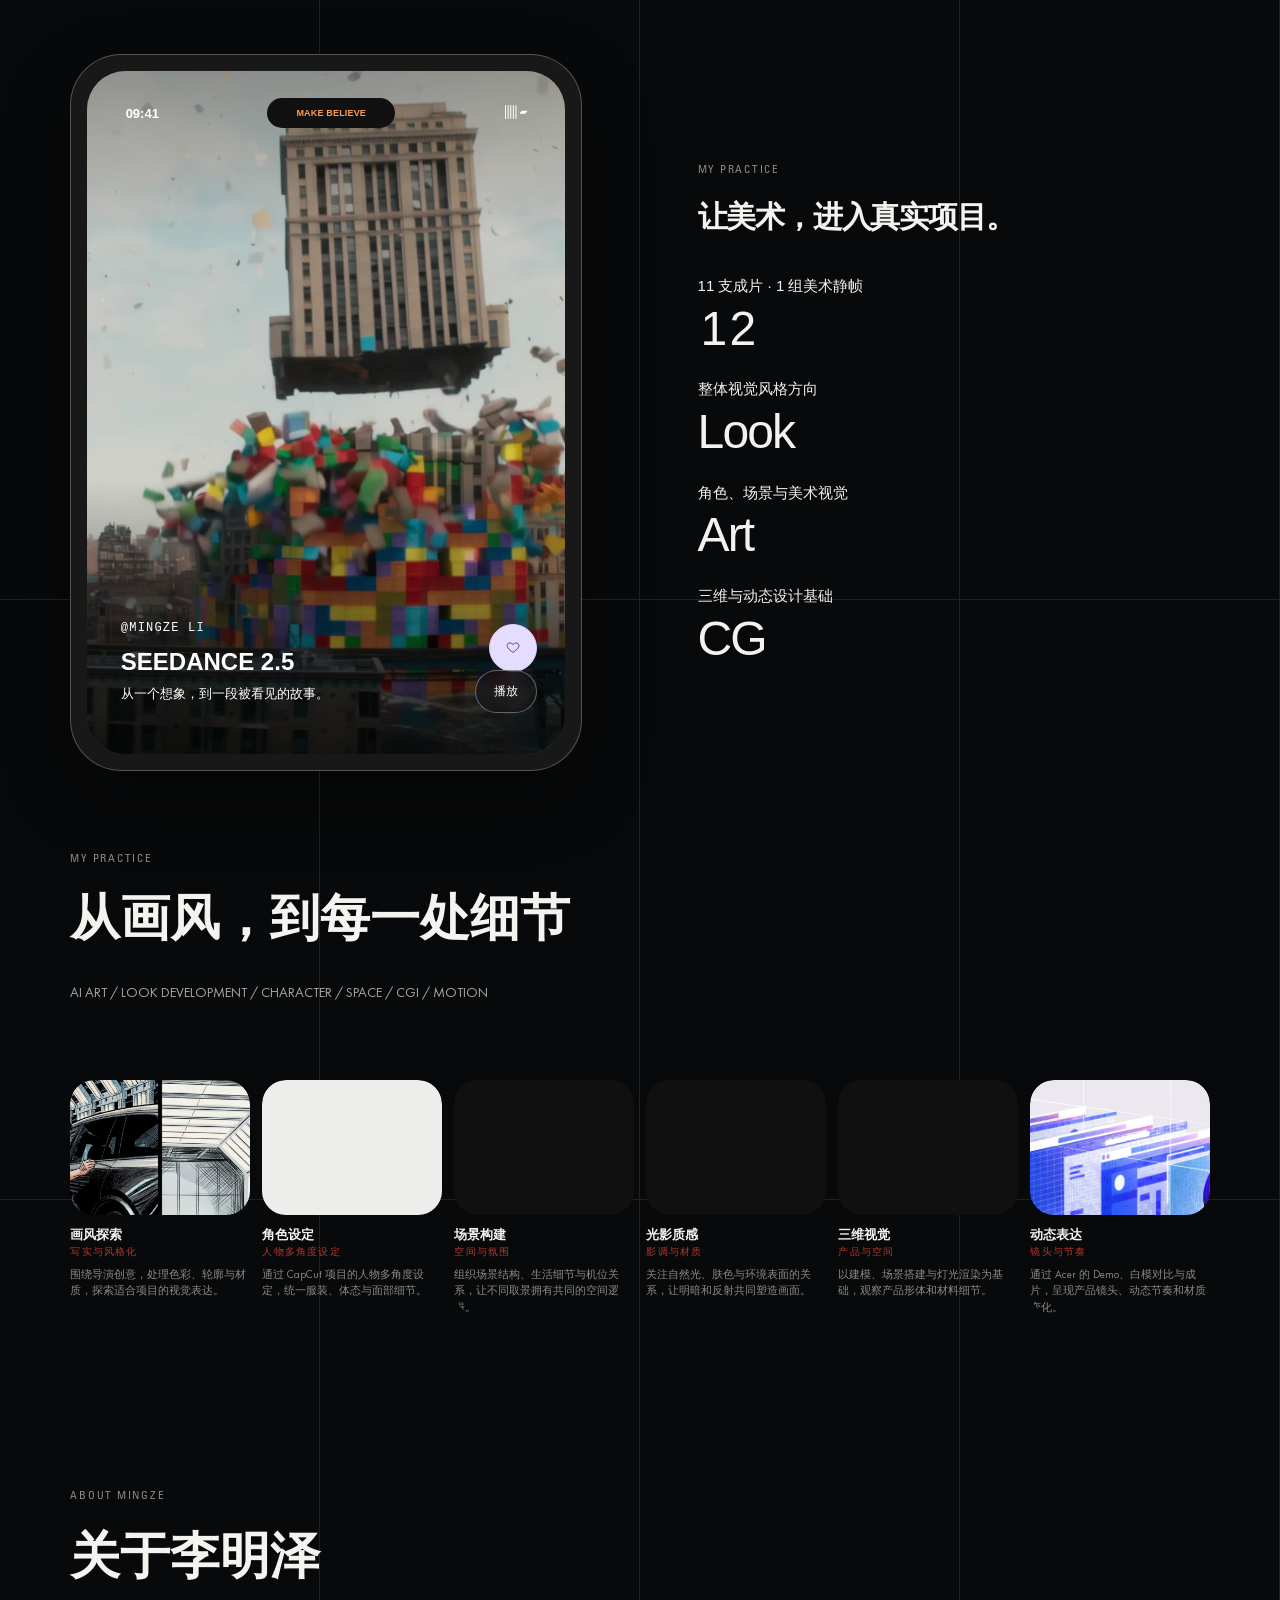
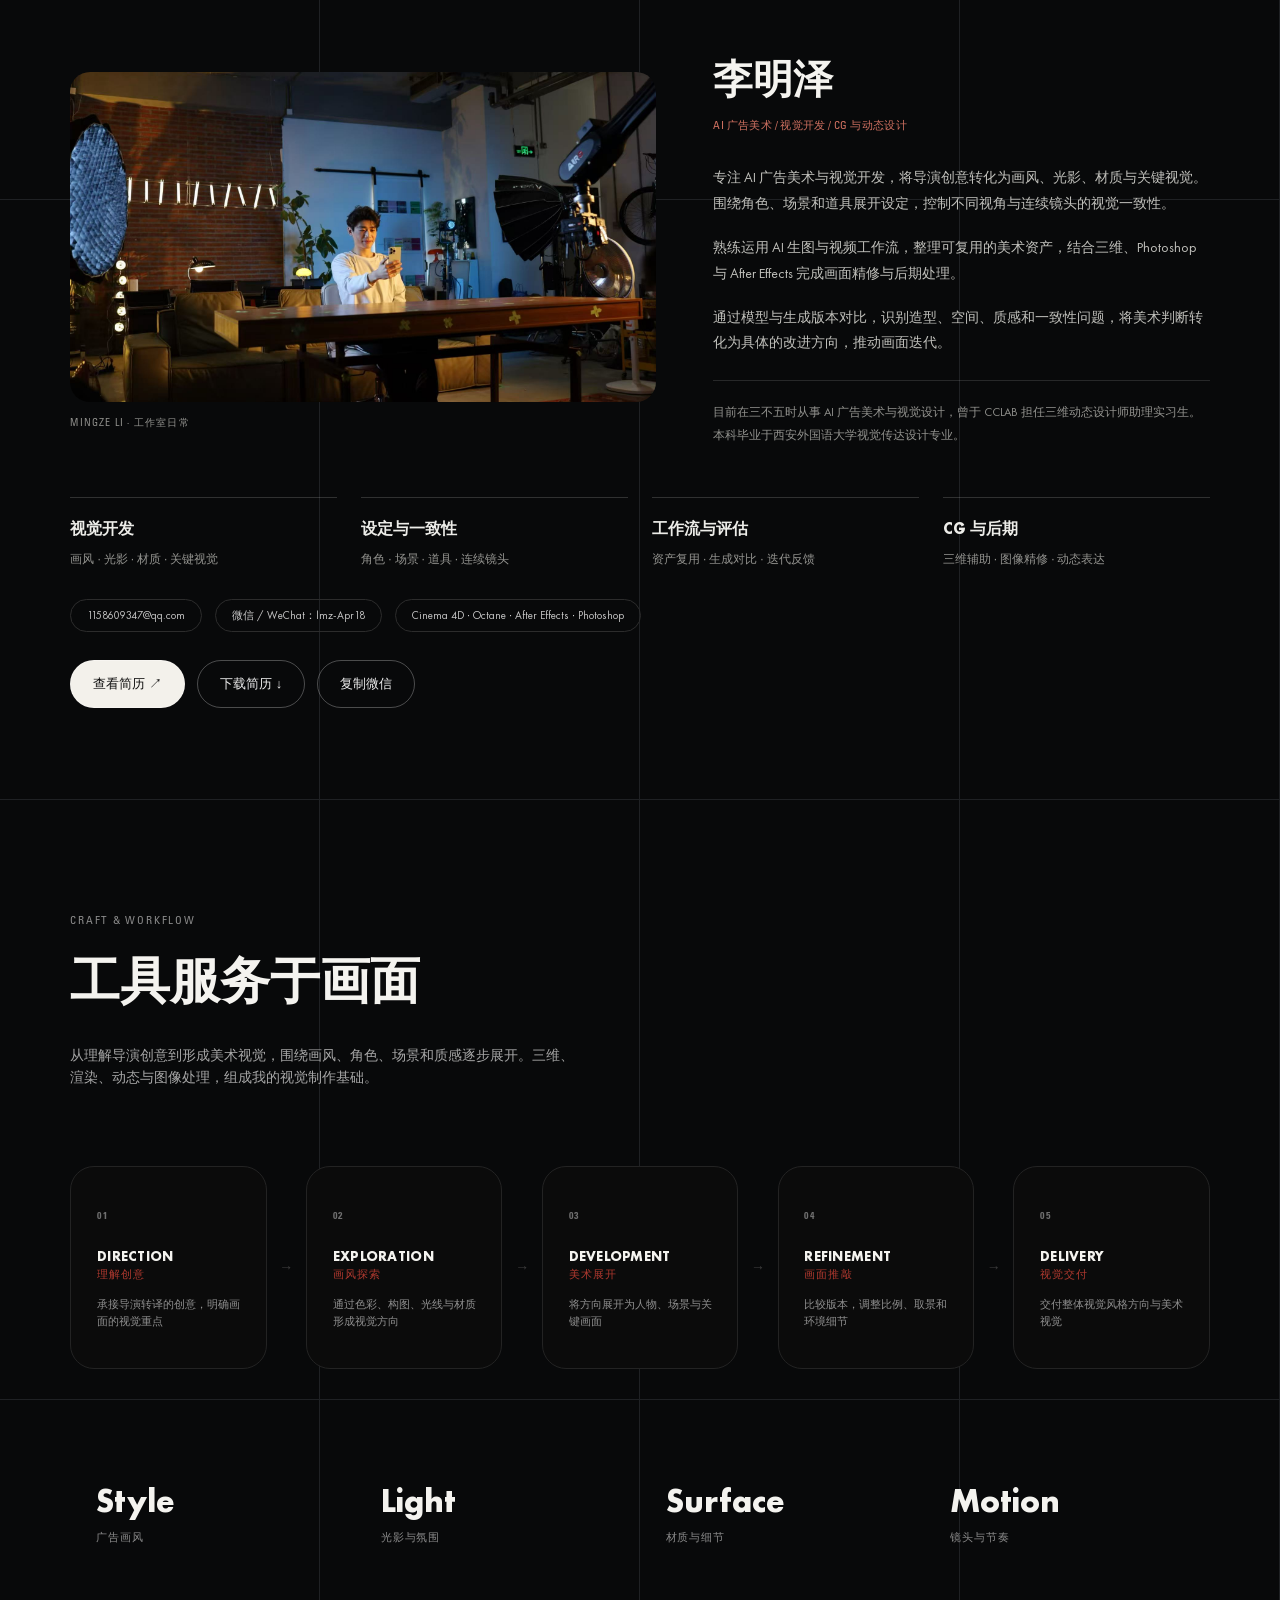
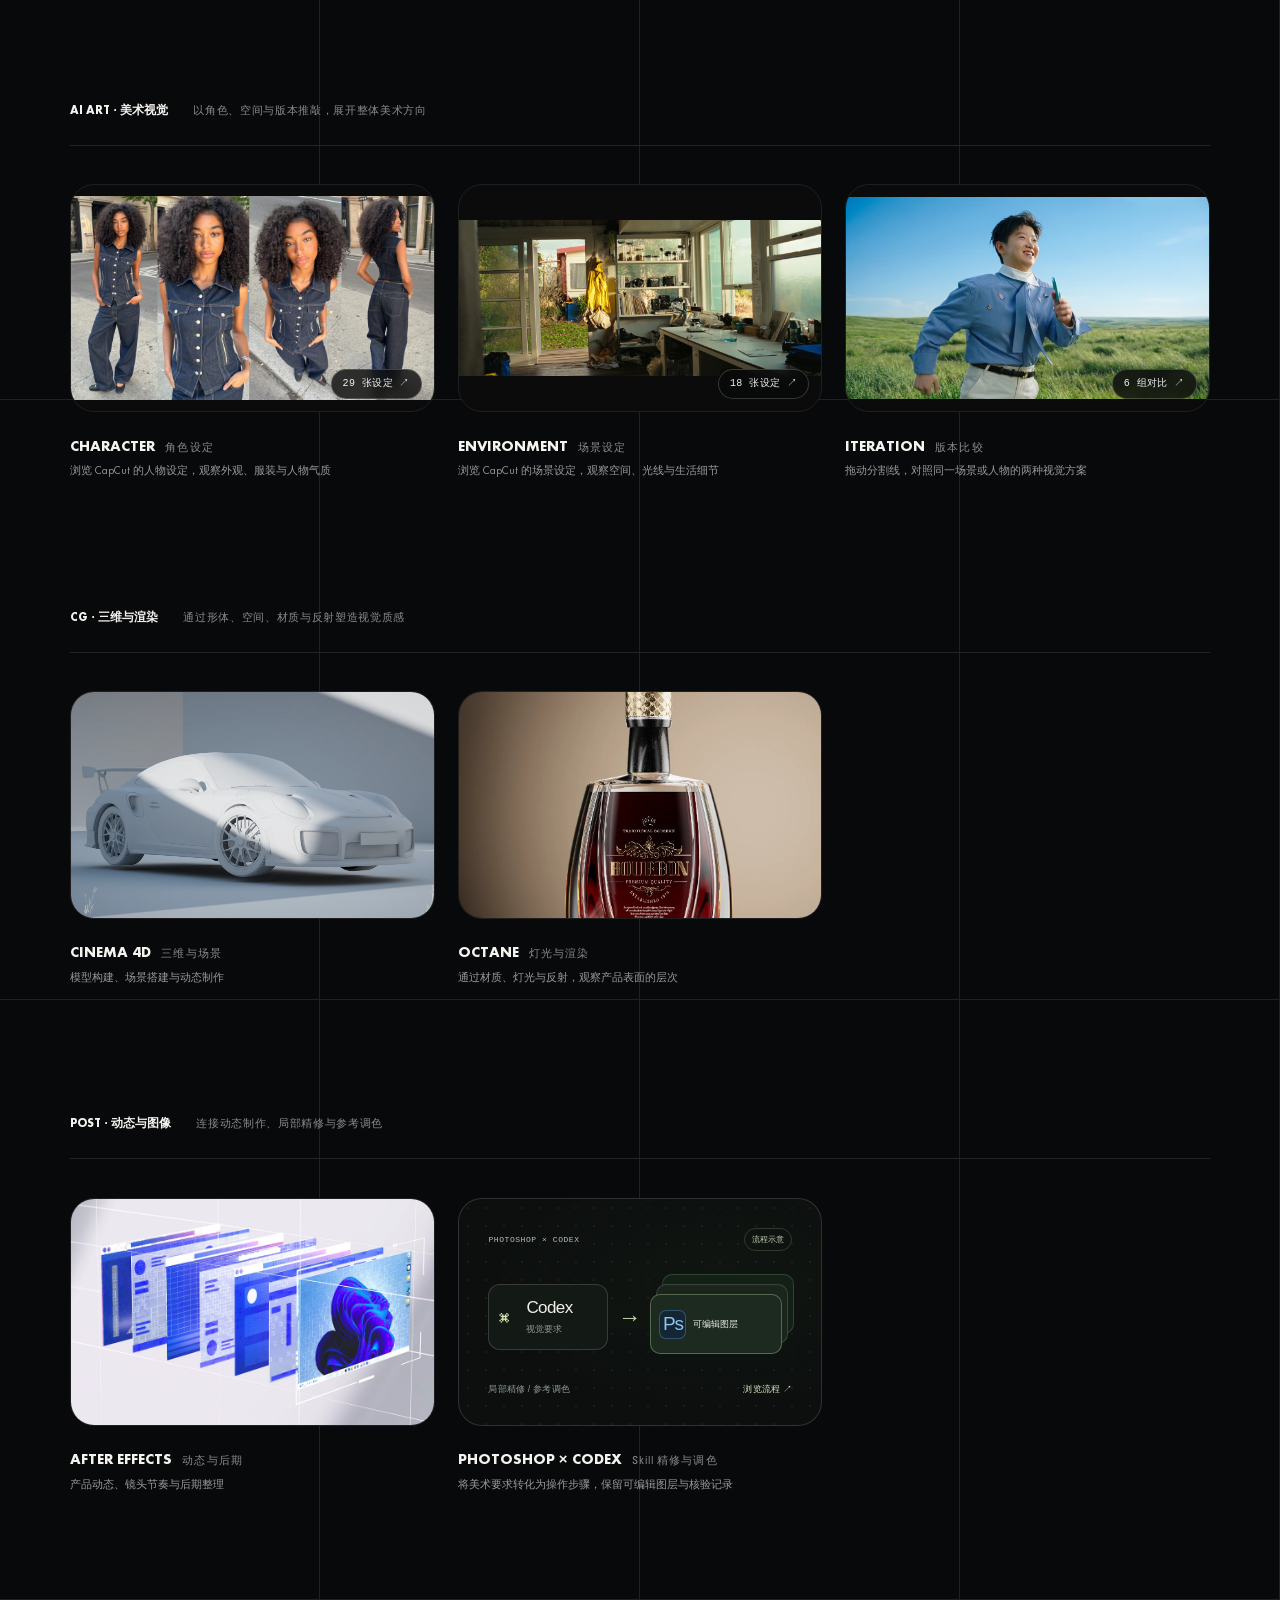
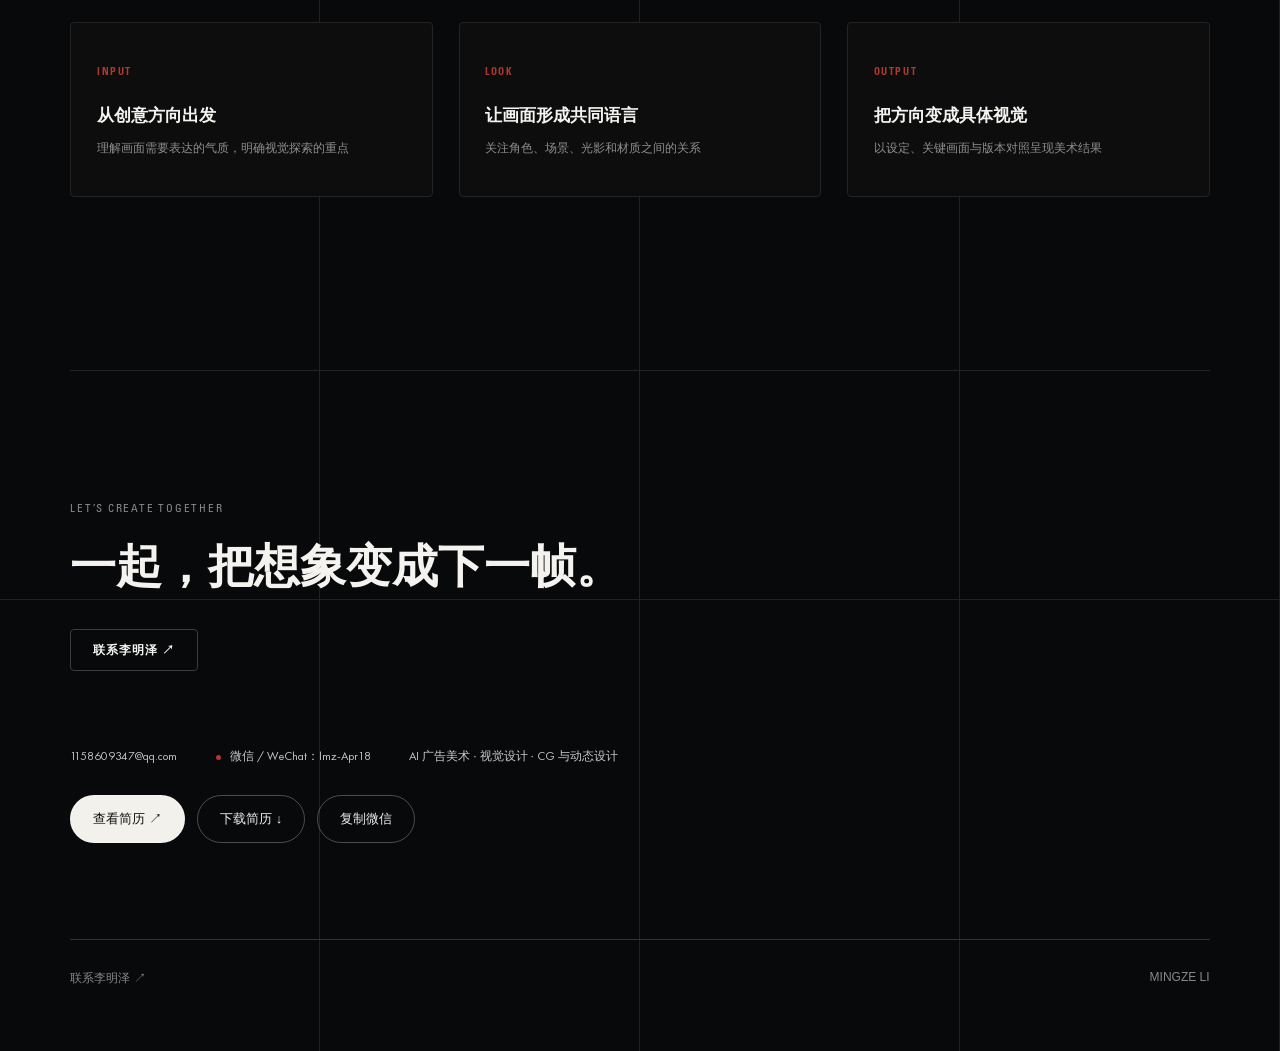
<file: works.html>
<!doctype html>
<html lang="zh-CN">
<head>
  <meta charset="utf-8">
  <meta name="viewport" content="width=device-width,initial-scale=1">
  <meta name="theme-color" content="#050505">
  <meta name="description" content="李明泽 · AI 美术、视觉设计与 CG 动态作品集。">
  <title>MAKE BELIEVE — 李明泽作品集</title>
  <link rel="canonical" href="https://lmz0418.github.io/">
  <meta property="og:type" content="website">
  <meta property="og:title" content="李明泽 · AI 美术与视觉设计作品集">
  <meta property="og:description" content="MAKE BELIEVE · AI 广告美术、视觉开发、CG 与动态设计。">
  <meta property="og:url" content="https://lmz0418.github.io/">
  <meta property="og:image" content="https://lmz0418.github.io/assets/mingze-studio-portrait.jpg">
  <link rel="icon" href="favicon.svg">
  <link rel="stylesheet" href="depth-home.css?v=20261030-smooth1">
  <link rel="stylesheet" href="personal.css?v=20261030-smooth1">
  <link rel="stylesheet" href="brand-overrides.css?v=20261030-smooth1">
  <link rel="stylesheet" href="cursor.css?v=20261030-smooth1">
  <link rel="stylesheet" href="portfolio-home.css?v=20261030-smooth1">
  <script defer src="cursor.js?v=20261030-smooth1"></script>
  <style>html.desktop-cinema-pending #portfolio{display:none!important}</style>
  <script type="module" src="portfolio-home.js?v=20261030-smooth1"></script>
</head>
<body class="collection ready portfolio-home">
  <header id="header"><a href="#portfolio" id="home" aria-label="MINGZE LI · 作品">MINGZE LI</a><nav><a href="#portfolio" id="workNav" data-i18n="nav.work">作品</a><a href="#contact" data-i18n="nav.client">联系</a><a id="cinemaLink" href="#cinema">观看开场 ↗</a><button id="lang" class="lang-toggle" type="button" aria-label="切换语言" title="切换语言" data-i18n-attr="aria-label:lang.label;title:lang.label"><span data-lang="zh">中</span><i>/</i><span data-lang="en">EN</span></button></nav></header>
  <section id="portfolio" aria-label="所有作品" data-i18n-attr="aria-label:portfolio.label">
    <div class="gallery-heading"><p class="sec-eyebrow">SELECTED WORKS / 2026</p><h2 id="worksHeading">让想象，拥有质感。</h2><span id="workCount">18 PROJECTS</span></div>
    <div id="workGrid" class="work-grid" aria-live="polite"></div>
    <noscript><p>请开启 JavaScript 浏览作品。你也可以直接<a href="resume.html">查看简历 ↗</a>。</p></noscript>
    <section class="agent" id="agent" aria-label="AI ART STUDY"></section>
    <section class="band" id="idtalk" aria-label="CG 与动态设计" data-i18n-attr="aria-label:idtalk.label"><div id="idtalkBody"></div></section>
    <section class="numbers" id="numbers" aria-label="项目数据" data-i18n-attr="aria-label:numbers.label"><p class="numbers-eyebrow" data-i18n="numbers.eyebrow">数字一览</p><h2 class="numbers-title" data-i18n="numbers.title">用作品，呈现美术的不同维度。</h2><div class="numbers-grid" id="numbersGrid"></div></section>
    <div class="client-marquee" id="clientMarquee" aria-label="参与项目涉及品牌" data-i18n-attr="aria-label:marquee.label"><div class="client-track" id="clientTrack"></div></div>
    <section class="sec" id="clientsDetail" aria-label="合作品牌" data-i18n-attr="aria-label:clients.label"><div id="clientsBody"></div></section>
    <section class="sec" id="team" aria-label="美术实践" data-i18n-attr="aria-label:team.label"><div id="teamBody"></div></section>
    <section class="sec" id="about" aria-label="关于李明泽" data-i18n-attr="aria-label:about.label"><div id="aboutBody"></div></section>
    <section class="sec" id="tools" aria-label="制作方法与工具" data-i18n-attr="aria-label:tools.label"><div id="toolsBody"></div></section>
    <section class="sec contact" id="contact" aria-label="联系李明泽" data-i18n-attr="aria-label:contact.label"><div id="contactBody"></div></section>
    <footer><a href="#contact" data-i18n="footer.client">联系李明泽 ↗</a><span>MINGZE LI</span></footer>
  </section>
  <dialog id="filmDialog"><button id="closeFilm" aria-label="关闭影片" data-i18n="dialog.close" data-i18n-attr="aria-label:dialog.closeLabel">关闭 ×</button><h2 id="filmTitle"></h2><video id="fullFilm" controls playsinline preload="none"></video></dialog>
  <script>
    // The required markup exists here. Do not wait for every portfolio module.
    (()=>{
      let auto=false;
      const guard=new AbortController();
      const cancelAuto=()=>{auto=false;document.documentElement.classList.remove('desktop-cinema-pending');guard.abort();};
      if(auto){
        document.documentElement.classList.add('desktop-cinema-pending');
        for(const [href,rel,as] of [
          ['./desktop-cinema-scene.js?v=20261030-touch2','modulepreload',''],
          ['./desktop-cinema.css?v=20261030-touch2','preload','style']
        ]){const link=document.createElement('link');link.rel=rel;link.href=href;if(as)link.as=as;document.head.append(link);}
      }
      document.addEventListener('click',event=>{if(event.target.closest('a[href="#portfolio"],a[href="#contact"]'))cancelAuto();},{capture:true,signal:guard.signal});
      addEventListener('hashchange',()=>{if(location.hash&&location.hash!=='#cinema')cancelAuto();},{signal:guard.signal});
      const watchdog=setTimeout(cancelAuto,6000);
      import('./desktop-cinema.js?v=20261030-touch2')
        .then(module=>module.initDesktopCinema({auto:auto&&(!location.hash||location.hash==='#cinema')}))
        .catch(()=>document.documentElement.classList.remove('desktop-cinema-pending'))
        .finally(()=>{clearTimeout(watchdog);guard.abort();});
    })();
  </script>
</body>
</html>
</file>
<file: case.css>
@font-face{font-family:"Futura SW";src:url("fonts/futura-book.woff2") format("woff2");font-weight:400;font-display:swap}
@font-face{font-family:"Futura SW";src:url("fonts/futura-medium.woff2") format("woff2");font-weight:500;font-display:swap}
@font-face{font-family:"Futura SW";src:url("fonts/futura-bold.woff2") format("woff2");font-weight:700;font-display:swap}
@font-face{font-family:"Univers Cond SW";src:url("fonts/univers-condensed.woff2") format("woff2");font-weight:400;font-display:swap}
:root{color-scheme:dark;--bg:#050505;--ink:#f4f3ef;--muted:#999a97;--soft:#62635f;--line:#ffffff24;--font:"Futura SW",Arial,"PingFang SC","Microsoft YaHei",sans-serif;--label:"Univers Cond SW",ui-monospace,monospace;background:var(--bg);color:var(--ink);font-family:var(--font);font-synthesis:none;scroll-behavior:smooth}
*{box-sizing:border-box}body{margin:0;-webkit-font-smoothing:antialiased}a{color:inherit;text-decoration:none}button{font:inherit;color:inherit;background:none;border:0;cursor:pointer}a,button{-webkit-tap-highlight-color:transparent}button:focus-visible,a:focus-visible{outline:2px solid #f4f3ef;outline-offset:6px}button:disabled{opacity:.45;cursor:default}img{display:block;max-width:100%}[hidden]{display:none!important}.wrap{width:calc(100% - 96px);max-width:1680px;margin-inline:auto}.skip-link{position:fixed;top:8px;left:10px;transform:translateY(-150%);z-index:99;padding:12px;background:#fff;color:#000}.skip-link:focus{transform:none}.case-header{display:flex;align-items:center;justify-content:space-between;padding:28px 48px;border-bottom:1px solid var(--line);gap:25px}.wordmark{font-family:Arial,sans-serif;font-size:25px;font-weight:900;letter-spacing:-.065em;white-space:nowrap}.case-header nav{display:flex;align-items:center;gap:30px;font:12px var(--label);letter-spacing:.08em}.case-header nav a{transition:color .2s}.case-header nav a:hover{color:#aaa}#lang{font:inherit;display:flex;gap:10px;align-items:center;padding:7px 0}#lang i{font-style:normal;color:#555}#lang [data-lang]{color:#666}#lang .is-active{color:#fff}.case-main{min-height:70vh}.initial-loading{padding:80px 48px;color:var(--muted)}.eyebrow{font:12px var(--label);letter-spacing:.16em;text-transform:uppercase;color:var(--muted);margin:0}.case-intro{padding-top:86px;padding-bottom:47px}.intro-top{display:flex;justify-content:space-between;gap:25px;margin-bottom:32px}.project-position{font:12px var(--label);color:var(--soft);letter-spacing:.12em}.case-intro h1{font-size:clamp(42px,6.3vw,110px);font-weight:700;line-height:1.08;letter-spacing:-.035em;margin:0 0 22px;overflow-wrap:anywhere}.case-headline{margin:0;font:14px var(--label);letter-spacing:.16em;color:#aaa;text-transform:uppercase}.project-meta{display:grid;grid-template-columns:1.25fr 1.35fr .45fr;gap:30px;margin:45px 0 0;padding:27px 0 0;border-top:1px solid var(--line)}.project-meta div{min-width:0}.project-meta dt{font:11px var(--label);letter-spacing:.12em;color:var(--soft);margin-bottom:9px}.project-meta dd{margin:0;font-size:14px;line-height:1.6}.summary-row{display:grid;grid-template-columns:1fr 1.05fr;gap:clamp(40px,8vw,160px);padding:53px 0 74px}.summary-row h2{font-size:clamp(24px,2.8vw,45px);font-weight:500;line-height:1.5;letter-spacing:-.015em;margin:0}.summary-row p{font-size:15px;line-height:1.9;margin:0 0 18px;color:#aaa}.summary-row p:last-child{margin-bottom:0}.focus-tags{display:flex;flex-wrap:wrap;gap:8px;margin-top:25px}.focus-tags span{padding:6px 11px;border:1px solid var(--line);border-radius:22px;font-size:11px;color:#aaa}.hero-still,.film-block{position:relative;margin:0;border-radius:12px;overflow:hidden;background:#0c0c0c}.hero-still{display:block;width:100%;padding:0}.hero-still>img{width:100%;max-height:80vh;object-fit:contain}.expand-label{position:absolute;bottom:22px;right:23px;display:flex;align-items:center;gap:10px;font:11px var(--label);letter-spacing:.12em;background:#0008;border:1px solid #ffffff25;padding:9px 12px;border-radius:24px;backdrop-filter:blur(12px)}.film-screen{position:relative;aspect-ratio:16/9;background:#090909;display:grid;place-items:center;max-height:82vh;overflow:hidden}.film-poster{width:100%;height:100%;padding:0;position:absolute;inset:0;text-align:left}.film-poster img{width:100%;height:100%;object-fit:contain;transition:transform .8s ease}.film-poster:hover img{transform:scale(1.015)}.film-poster::after{content:"";position:absolute;inset:45% 0 0;background:linear-gradient(transparent,#0009)}.play-circle{position:absolute;left:50%;top:50%;transform:translate(-50%,-50%);z-index:1;width:86px;height:86px;display:grid;place-items:center;border:1px solid #ffffff9c;border-radius:50%;background:#05050538;backdrop-filter:blur(15px);font-size:22px;padding-left:4px;transition:background .2s}.film-poster:hover .play-circle{background:#f4f3ef;color:#111}.film-label{position:absolute;z-index:1;bottom:26px;left:28px;right:28px;display:flex;justify-content:space-between;gap:18px;font:13px var(--label);letter-spacing:.15em}.film-screen video{position:absolute;inset:0;width:100%;height:100%;object-fit:contain;background:#050505}.film-toolbar{min-height:49px;padding:13px 21px;display:flex;justify-content:space-between;align-items:center;gap:20px;border-top:1px solid #ffffff18;font:11px var(--label);letter-spacing:.05em}.film-toolbar .direct{flex-shrink:0;color:#aaa}.film-toolbar .direct:hover{color:#fff}.film-state{display:flex;align-items:center;gap:12px;color:var(--muted)}.retry{padding:5px 9px;border:1px solid var(--line);border-radius:20px;color:var(--ink)}.retry:hover{background:#fff;color:#000}.section-line{display:flex;justify-content:space-between;align-items:end;gap:35px;border-top:1px solid var(--line);padding-top:25px;margin-bottom:32px}.section-line h2{font-size:clamp(27px,3.2vw,52px);line-height:1.2;font-weight:500;margin:13px 0 0;letter-spacing:-.02em}.section-line>p{font-size:13px;line-height:1.8;color:var(--muted);max-width:34ch;margin:0}.chapters-section{padding:26px 0 65px}.chapters-grid{display:grid;grid-template-columns:1fr 1fr;gap:55px 24px}.chapter{min-width:0;margin:0}.chapter.wide{grid-column:1/-1}.image-button{position:relative;padding:0;display:block;width:100%;border-radius:10px;overflow:hidden;background:#0c0c0c}.image-button img{width:100%;height:auto;max-height:80vh;object-fit:contain;transition:filter .3s}.image-button:hover img{filter:brightness(.87)}.image-button.portrait{background:#0c0c0c}.image-button.portrait img{max-height:740px;aspect-ratio:1/1;object-fit:contain}.image-plus{position:absolute;right:14px;bottom:14px;width:32px;height:32px;display:grid;place-items:center;background:#0007;border:1px solid #ffffff25;border-radius:50%;font-size:21px;font-family:Arial,sans-serif;font-weight:400}.chapter figcaption{display:grid;grid-template-columns:30px 1fr;gap:14px;padding-top:20px}.chapter .index{font:11px var(--label);color:var(--soft);padding-top:5px}.chapter h3{margin:0 0 12px;font-size:20px;font-weight:500;line-height:1.5}.chapter p{font-size:13px;color:var(--muted);line-height:1.9;margin:0;max-width:72ch}.chapter.wide figcaption{max-width:900px}.process-film-section{padding:25px 0 85px}.process-grid{display:grid;grid-template-columns:1fr 1fr;gap:24px}.process-grid h3{font:12px var(--label);letter-spacing:.12em;margin:0 0 16px;color:#aaa}.process-grid .play-circle{width:62px;height:62px;font-size:16px}.process-grid .film-label{font-size:10px;left:18px;bottom:18px;right:18px}.stills-section{padding:25px 0 85px}.stills-grid{display:grid;grid-template-columns:repeat(3,minmax(0,1fr));gap:18px}.stills-grid figure{margin:0}.stills-grid .image-button img{aspect-ratio:16/10;object-fit:cover}.stills-grid figcaption{margin-top:10px;font:10px var(--label);letter-spacing:.1em;color:var(--soft)}.next-projects{border-top:1px solid var(--line);padding:35px 0 80px;display:grid;grid-template-columns:1fr 1fr;gap:30px}.next-project{display:grid;grid-template-columns:140px 1fr;gap:23px;align-items:center;padding:15px 0;min-width:0}.next-project.next{text-align:right;grid-template-columns:1fr 140px}.next-project img{width:140px;height:92px;object-fit:cover;border-radius:7px;transition:opacity .2s}.next-project:hover img{opacity:.7}.next-project span{font:11px var(--label);color:var(--muted);letter-spacing:.12em}.next-project h2{font-size:clamp(17px,2vw,29px);font-weight:500;line-height:1.4;margin:10px 0 0;overflow-wrap:anywhere}.contact-band{padding:62px 0 78px;border-top:1px solid var(--line)}.contact-band h2{font-size:clamp(30px,4.8vw,76px);line-height:1.2;font-weight:500;letter-spacing:-.025em;margin:22px 0 30px}.contact-band h2 a{display:inline-flex;gap:30px}.contact-links{display:flex;gap:28px;flex-wrap:wrap;color:#aaa;font-size:13px}.contact-links a:hover{color:#fff}.case-footer{border-top:1px solid var(--line);padding:26px 0 32px;display:flex;gap:25px;align-items:center;justify-content:space-between;color:#888;font:11px var(--label);letter-spacing:.08em}.case-footer div{display:flex;gap:23px}.image-dialog{position:fixed;inset:0;width:100vw;height:100svh;max-width:none;max-height:none;margin:0;padding:0;border:0;background:#060606f8;color:#f4f3ef;overflow:hidden}.image-dialog[open]{display:flex;flex-direction:column}.image-dialog::backdrop{background:#000d}.dialog-top{padding:20px 30px;display:flex;align-items:center;justify-content:space-between;gap:20px;font-size:13px;border-bottom:1px solid var(--line)}.dialog-top span{min-width:0;overflow:hidden;text-overflow:ellipsis;white-space:nowrap}.dialog-top button{padding:8px 12px;border:1px solid var(--line);border-radius:25px;font:12px var(--label);white-space:nowrap}.dialog-image-wrap{flex:1;min-height:0;display:grid;place-items:center;padding:20px 35px;position:relative}.dialog-image-wrap img{width:100%;height:100%;object-fit:contain;min-height:0}.dialog-image-wrap p{position:absolute;inset:0;display:grid;place-items:center;color:#aaa}.dialog-bottom{display:flex;justify-content:center;align-items:center;gap:25px;padding:13px 30px 22px;font:12px var(--label);color:#999}.dialog-bottom button{border:1px solid var(--line);border-radius:50%;width:40px;height:40px;font-size:19px}.dialog-bottom button:hover{background:#fff;color:#000}.missing-project{padding:100px 0}.missing-project h1{font-size:50px}.missing-project p{color:var(--muted)}.missing-project a{display:inline-block;margin-top:20px;border-bottom:1px solid var(--line);padding-bottom:6px}
@media(min-width:1850px){.case-header{padding-inline:max(48px,calc((100% - 1680px)/2))}}
@media(max-width:900px){.wrap{width:calc(100% - 48px)}.case-header{padding:23px 24px}.case-intro{padding-top:62px}.summary-row{gap:40px}.case-intro h1{font-size:clamp(40px,7vw,65px)}.next-project{grid-template-columns:95px 1fr;gap:16px}.next-project.next{grid-template-columns:1fr 95px}.next-project img{width:95px;height:75px}.stills-grid{grid-template-columns:repeat(2,minmax(0,1fr))}.project-meta{grid-template-columns:1fr 1.2fr .4fr;gap:20px}.case-footer>div{gap:15px}.film-toolbar{padding-inline:15px}.process-grid{gap:18px}}
@media(max-width:600px){.wrap{width:calc(100% - 36px)}.case-header{padding:21px 18px;gap:15px}.wordmark{font-size:23px}.case-header nav{gap:16px;font-size:10px;letter-spacing:0}.case-header #contact-link{display:none}#lang{gap:6px}.case-intro{padding-top:47px;padding-bottom:28px}.intro-top{margin-bottom:25px}.eyebrow,.project-position{font-size:10px}.case-intro h1{font-size:clamp(32px,9.8vw,58px);line-height:1.15;margin-bottom:18px}.case-headline{font-size:11px;line-height:1.6;letter-spacing:.1em}.project-meta{grid-template-columns:1fr 1fr;gap:21px 18px;margin-top:30px;padding-top:22px}.project-meta dd{font-size:12px}.project-meta dt{font-size:9px}.summary-row{grid-template-columns:1fr;gap:23px;padding:34px 0 52px}.summary-row h2{font-size:25px;line-height:1.55}.summary-row p{font-size:13px;line-height:1.9}.focus-tags{margin-top:20px}.film-block,.hero-still{border-radius:8px}.film-screen{max-height:none}.play-circle{width:58px;height:58px;font-size:17px}.film-label{left:15px;right:15px;bottom:15px;font-size:10px;letter-spacing:.07em}.film-toolbar{font-size:10px;padding:12px;gap:10px;align-items:flex-start}.film-state{flex-wrap:wrap;gap:8px;line-height:1.5}.film-toolbar .direct{font-size:9px;line-height:1.5}.hero-still>img{max-height:70vh}.expand-label{bottom:12px;right:12px;font-size:9px;padding:7px 10px}.section-line{display:block;padding-top:22px;margin-bottom:25px}.section-line h2{font-size:28px;margin-top:10px}.section-line>p{margin-top:18px;font-size:12px;max-width:none}.chapters-section{padding-top:15px;padding-bottom:55px}.chapters-grid{grid-template-columns:1fr;gap:37px}.chapter.wide{grid-column:auto}.image-button{border-radius:7px}.chapter figcaption{padding-top:16px;gap:10px;grid-template-columns:24px 1fr}.chapter h3{font-size:18px;margin-bottom:9px}.chapter p{font-size:12px;line-height:1.9}.image-button.portrait img{aspect-ratio:auto;max-height:65vh;object-fit:contain}.process-film-section{padding:10px 0 55px}.process-grid{grid-template-columns:1fr;gap:27px}.process-grid .film-label{font-size:10px}.stills-section{padding:10px 0 55px}.stills-grid{gap:15px 10px}.stills-grid .image-plus{width:25px;height:25px;right:7px;bottom:7px;font-size:17px}.stills-grid figcaption{font-size:9px;margin-top:8px}.next-projects{gap:20px;padding:25px 0 50px}.next-project,.next-project.next{display:flex;flex-direction:column;align-items:flex-start;gap:14px;text-align:left}.next-project.next img{order:-1}.next-project img{width:100%;height:auto;aspect-ratio:16/10}.next-project span{font-size:9px}.next-project h2{font-size:17px;margin-top:8px}.contact-band{padding:42px 0 50px}.contact-band h2{font-size:35px;line-height:1.3}.contact-band h2 a{gap:15px}.contact-links{gap:18px;font-size:12px}.case-footer{flex-wrap:wrap;padding-top:23px;gap:18px;font-size:9px}.case-footer>div{order:3;width:100%;justify-content:space-between;font-size:9px}.dialog-top{padding:14px 16px;font-size:11px}.dialog-image-wrap{padding:10px}.dialog-bottom{padding:12px 18px 20px}.dialog-top button{font-size:10px}.initial-loading{padding:60px 18px}.missing-project{padding:70px 0}.missing-project h1{font-size:35px}}
@media(prefers-reduced-motion:reduce){:root{scroll-behavior:auto}*,*::before,*::after{transition:none!important}}
</file>
<file: cursor.css>
/* An Illustrator-style selection arrow. Native fallback includes video controls. */
@media (any-pointer: fine) {
  html, html body, html body *, html body.film-pointer, html body.film-pointer * {
    cursor: url("./logo/illustrator-arrow.svg") 4 2, auto !important;
  }
}
html body.mingze-pointer, html body.mingze-pointer * { cursor: none !important; }
.mingze-cursor {
  position: fixed; inset: auto; top: 0; left: 0; margin: 0; padding: 0;
  width: 36px; height: 44px; border: 0; overflow: visible;
  background: transparent; pointer-events: none; z-index: 2147483647;
  filter: drop-shadow(0 1px 1px #0009); will-change: transform;
}
.mingze-cursor svg {
  display: block; width: 36px; height: 44px;
  transform-origin: 4px 2px;
  transition: transform 120ms ease-out;
}
.mingze-cursor path { transition: fill 120ms ease-out; }
.mingze-cursor.is-interactive path { fill: #fff; }
.mingze-cursor.is-pressed svg { transform: scale(.88); }
.mingze-cursor::backdrop { background: transparent; pointer-events: none; }
/* The cinema's legacy reticle must not create a second cursor. */
.film-cursor, .vgent-cursor { display: none !important; }
@media (prefers-reduced-motion: reduce) {
  .mingze-cursor svg, .mingze-cursor path { transition: none; }
}
</file>
<file: depth-home.css>
@import url("./vgent-journey.css?v=20261030-smooth1");
:root{--ui:1px;--logo-width:62vw;color-scheme:dark;font-family:Arial,"PingFang SC",sans-serif;background:#050505;color:#f4f3ef}
*{box-sizing:border-box}
html,body{margin:0;width:100%;height:100%;overflow:hidden;overscroll-behavior:none}
body{background:#050505}button,a{-webkit-tap-highlight-color:transparent}
button{font:inherit;color:inherit;border:0;background:none;cursor:pointer}a{color:inherit;text-decoration:none}
button:focus-visible,a:focus-visible{outline:1px solid #eee;outline-offset:7px}
main,#filmSpace{position:fixed;inset:0;width:100%;height:100%}#filmSpace{touch-action:none;display:block}
.opening{position:fixed;inset:0;z-index:10;background:#000;pointer-events:none}
.opening button{pointer-events:auto;position:absolute;right:calc(32*var(--ui));bottom:calc(28*var(--ui));font:calc(10*var(--ui)) ui-monospace,monospace;letter-spacing:.25em;padding:calc(10*var(--ui))}
.opening-dot{position:absolute;left:50%;top:50%;width:calc(9*var(--ui));height:calc(9*var(--ui));border-radius:50%;background:#bd392f;transform:translate(-50%,-50%);opacity:0}


.opening-logo{position:absolute;left:50%;top:50%;width:calc(var(--logo-width)*.5);height:calc(var(--logo-height)*.5);transform:translate(-50.315789%,-32%);opacity:0;pointer-events:none}
.opening.logo-visible .opening-logo{opacity:1}
.opening-mark{position:absolute;inset:0;width:100%;height:100%;filter:brightness(0) invert(1);object-fit:fill;transform-origin:50.315789% 32%;will-change:transform,clip-path}


.opening.focused button{opacity:0;transition:opacity .12s}.opening[hidden]{display:none}
@keyframes red-dot{0%{opacity:0;transform:translate(-50%,-50%) scale(.6)}25%,70%{opacity:1;transform:translate(-50%,-50%) scale(1)}100%{opacity:0;transform:translate(-50%,-50%) scale(.8)}}
.camera{position:fixed;inset:calc(34*var(--ui));pointer-events:none;opacity:0;transition:opacity 1s}
.corner{position:absolute;width:calc(35*var(--ui));height:calc(35*var(--ui));border-color:#ffffff65;border-style:solid}
.tl{left:0;top:0;border-width:1px 0 0 1px}.tr{right:0;top:0;border-width:1px 1px 0 0}.bl{left:0;bottom:0;border-width:0 0 1px 1px}.br{right:0;bottom:0;border-width:0 1px 1px 0}
.camera span{position:absolute;font:calc(9*var(--ui)) ui-monospace,SFMono-Regular,monospace;letter-spacing:.2em;color:#ffffff70}
.camera-rec{top:calc(50*var(--ui));left:calc(24*var(--ui))}
.camera-rec i{display:inline-block;background:#b9362f;width:calc(5*var(--ui));height:calc(5*var(--ui));border-radius:50%;margin-right:calc(9*var(--ui));animation:rec 3s infinite}
.camera-format{top:calc(50*var(--ui));right:calc(24*var(--ui))}
.camera-time{bottom:calc(24*var(--ui));left:calc(24*var(--ui))}
.camera-live{bottom:calc(24*var(--ui));right:calc(24*var(--ui))}
.crosshair{left:50%;top:50%;width:calc(14*var(--ui));height:calc(14*var(--ui));opacity:.3}
.crosshair:before,.crosshair:after{content:"";position:absolute;background:#fff}
.crosshair:before{width:calc(14*var(--ui));height:1px;top:calc(7*var(--ui))}.crosshair:after{height:calc(14*var(--ui));width:1px;left:calc(7*var(--ui))}
@keyframes rec{50%{opacity:.3}}
header{position:fixed;left:calc(58*var(--ui));right:calc(58*var(--ui));top:calc(53*var(--ui));display:flex;justify-content:space-between;align-items:center;opacity:0;transition:opacity 1s;z-index:3}
header a{font-weight:800;font-size:calc(18*var(--ui));letter-spacing:-.055em}
header a span{font-size:calc(10*var(--ui));margin-left:calc(12*var(--ui));letter-spacing:.15em;font-weight:400}
header button,.controls button{font:calc(9*var(--ui)) ui-monospace,monospace;letter-spacing:.13em;color:#aaa;padding:calc(8*var(--ui))}
.entrance{position:fixed;top:calc(50% + .3125*var(--logo-height) + 24*var(--ui));left:50%;transform:translateX(-50%);text-align:center;pointer-events:none;opacity:0;transition:opacity .7s}
.entrance span{font:calc(9*var(--ui)) ui-monospace,monospace;letter-spacing:.35em;color:#999}
.entrance p{font-size:calc(11*var(--ui));letter-spacing:.2em;color:#777;margin:calc(12*var(--ui)) 0}
.entrance i{display:block;width:1px;height:calc(32*var(--ui));margin:calc(20*var(--ui)) auto 0;background:linear-gradient(#ffffff80,transparent);animation:rec 3s infinite}
.controls{position:fixed;bottom:calc(83*var(--ui));left:calc(58*var(--ui));right:calc(58*var(--ui));display:flex;align-items:center;justify-content:space-between;opacity:0;transition:opacity 1s;z-index:3}
.controls>span{font:calc(9*var(--ui)) ui-monospace,monospace;letter-spacing:.16em;color:#777}
.ending{position:fixed;left:50%;bottom:calc(110*var(--ui));transform:translateX(-50%);display:flex;align-items:center;gap:calc(26*var(--ui));white-space:nowrap;opacity:0;visibility:hidden;transition:opacity .7s,visibility .7s;font:calc(10*var(--ui)) ui-monospace,monospace;letter-spacing:.14em;color:#999}
.ending button,.ending a{font:inherit;padding:calc(10*var(--ui)) 0}.ending span{color:#666}
.ready header,.ready .controls{opacity:1}.sr-only{position:absolute;width:1px;height:1px;overflow:hidden;clip:rect(0,0,0,0)}.no-script{position:fixed;top:45%;width:100%;text-align:center}
@media(max-width:650px){
  .camera{inset:20px}.corner{width:22px;height:22px}
  header{left:38px;right:32px;top:38px}header a{font-size:15px}header a span{display:none}
  .camera-rec{left:18px;top:58px}.camera-format{right:18px;top:58px;font-size:8px!important}
  .camera-live{display:none}.camera-time{bottom:18px;left:18px}
  .controls{left:38px;right:32px;bottom:64px}.entrance{top:auto;bottom:95px}
  .ending{bottom:100px;gap:16px;font-size:9px}.ending span{display:none}
}
@media(prefers-reduced-motion:reduce){*,*:before,*:after{animation:none!important;transition:none!important}}

/* The final viewport becomes the backdrop of a regular scrolling collection. */
html:has(body.collection){overflow-y:auto}
body.collection{height:auto;overflow:visible}
body.collection{display:flow-root;overflow-anchor:none}
html:has(body.collection){overflow-anchor:none}
#portfolio{display:none;position:relative;z-index:4;margin-top:100vh;background:#080808;padding:8vw 6vw 4vw;min-height:100vh}
.collection #portfolio{display:block}
.portfolio-heading span{font:11px ui-monospace,monospace;letter-spacing:.16em;color:#999}
.portfolio-heading h2{font-size:clamp(30px,5vw,76px);font-weight:400;margin:20px 0 6vw}
.work-grid{display:grid;grid-template-columns:repeat(2,minmax(0,1fr));gap:6vw 3vw}
.work-image{display:block;width:100%;padding:0;overflow:hidden;background:#111}
.work-image img{display:block;width:100%;aspect-ratio:16/9;object-fit:cover;transition:transform .6s}
.work-image:hover img{transform:scale(1.035)}
.work-card h3{font-size:clamp(16px,1.5vw,24px);font-weight:400;margin:20px 0 10px}
.work-card p{font-size:12px;line-height:1.7;color:#888;margin:0}
.numbers{margin-top:9vw;opacity:0;transition:opacity .7s ease-out}
.numbers.inview{opacity:1}
.numbers-eyebrow{margin:0 0 18px;font:11px/1.5 ui-monospace,monospace;letter-spacing:.16em;color:#8a8a8a}
.numbers-title{margin:0 0 3.6vw;font-size:clamp(26px,4.4vw,64px);font-weight:800;line-height:1.02;letter-spacing:0}
.numbers-grid{display:grid;grid-template-columns:repeat(4,minmax(0,1fr));border:1px solid #262626}
.numbers-cell{padding:2.4vw 2.2vw;border-right:1px solid #262626}
.numbers-cell:last-child{border-right:0}
.numbers-index{display:block;font:11px/1.5 ui-monospace,monospace;letter-spacing:.16em;color:#6f6f6f}
.numbers-value{display:block;margin:1.9vw 0 1.2vw;font:800 clamp(38px,5.2vw,86px)/1 Arial,"PingFang SC",sans-serif;letter-spacing:-.02em;font-variant-numeric:tabular-nums}
.numbers-label{display:block;font:11px/1.5 ui-monospace,monospace;letter-spacing:.16em;color:#9a9a9a;text-transform:uppercase}
@media(max-width:850px){.numbers-grid{grid-template-columns:repeat(2,minmax(0,1fr))}.numbers-cell{padding:22px 18px}.numbers-cell:nth-child(2n){border-right:0}.numbers-cell:nth-child(-n+2){border-bottom:1px solid #262626}.numbers-value{margin:12px 0 8px}}
@media(max-width:500px){.numbers-grid{grid-template-columns:1fr}.numbers-cell{border-right:0;border-bottom:1px solid #262626}.numbers-cell:last-child{border-bottom:0}}
.client-marquee{margin:9vw -1.7vw 0;background:#fff;color:#0a0a0a;overflow:hidden;opacity:0;transition:opacity .7s ease-out}
.client-marquee.inview{opacity:1}
.client-track{display:flex;flex-wrap:nowrap;width:max-content;animation:client-roll 60s linear infinite}
.client-group{display:flex;flex-wrap:nowrap;align-items:stretch}
.client-item{position:relative;display:flex;align-items:center;justify-content:center;min-width:clamp(240px,21vw,430px);padding:38px 3.4vw;font:700 clamp(27px,3.1vw,56px)/1 var(--font-display);color:#0a0a0a;white-space:nowrap;transition:opacity .3s ease-out}
.client-item:hover{opacity:.5}
@keyframes client-roll{from{transform:translate3d(0,0,0)}to{transform:translate3d(-50%,0,0)}}
@media(prefers-reduced-motion:reduce){.client-track{animation:none}.client-marquee{overflow-x:auto}}
#portfolio footer{margin-top:5vw;padding-top:30px;border-top:1px solid #333;display:flex;justify-content:space-between;font-size:12px;color:#888}
#filmLabels{position:fixed;inset:0;pointer-events:none;z-index:2}
.film-label{position:absolute;transform:translate(-50%,0);text-align:center;white-space:nowrap;text-shadow:0 1px 5px #000}
.film-label strong{display:block;font-size:clamp(11px,1vw,20px);font-weight:400}
.film-label span{display:block;font:clamp(8px,.65vw,13px) ui-monospace,monospace;color:#aaa;margin-top:8px}
.collection #filmLabels{display:none}
#filmDialog{width:min(92vw,1400px);border:1px solid #333;background:#080808;color:#fff;padding:24px}
#filmDialog::backdrop{background:#000d}#filmDialog video{display:block;width:100%;max-height:75vh}#filmDialog button{float:right}#filmDialog h2{font-size:18px;font-weight:400}
@media(max-width:650px){.work-grid{grid-template-columns:1fr;gap:40px}.film-label strong{font-size:10px}.film-label span{font-size:8px}}

.collection #filmSpace{touch-action:pan-y}
#filmSpace:focus{outline:none}

/* Podium reference: compact masthead, a quiet hero and four staggered columns. */
header{left:1.7vw;right:1.7vw;top:20px;align-items:flex-start}
header>a{font-size:clamp(24px,2.8vw,52px);font-weight:900;letter-spacing:-.065em;line-height:1}
header nav{display:flex;align-items:center;gap:28px;padding-top:8px}
header nav a,header nav button{font:800 clamp(10px,.85vw,15px) Arial,"PingFang SC",sans-serif;letter-spacing:0;color:#fff;padding:0}
.camera{inset:18px}.camera .corner{width:20px;height:20px;border-color:#ffffff25}
.camera-rec,.camera-format,.camera-time,.camera-live,.crosshair{display:none}
.entrance{left:1.7vw;right:1.7vw;bottom:24px;top:auto;transform:none;text-align:left;display:flex;align-items:flex-end;justify-content:space-between}
.entrance p{margin:0;font:800 clamp(15px,1.65vw,30px)/1 Arial,sans-serif;letter-spacing:-.03em;color:#fff}
.entrance span{font:500 clamp(9px,.7vw,12px) Arial,sans-serif;letter-spacing:0;color:#fff}
.controls{left:1.7vw;right:1.7vw;bottom:14px;pointer-events:none}.controls button{pointer-events:auto;font-size:10px;padding:0}
.controls>span{display:none}.ready:not(.collection) .controls{bottom:55px}.ending{display:none}
#portfolio{position:relative;padding:2vw 4.2vw 5vw;background:#000}
.client-marquee{margin-left:-4.2vw;margin-right:-4.2vw}
#portfolio>*:not(.guide-layer){position:relative;z-index:1}
/* Podium's dashed guides: four long-dashed verticals (two left, two right, a
   wide middle), two rules that ride along the viewport edges while the dashed
   region is on screen, contour rings behind them and the SOMEWHILE mark in the
   deepest, faintest layer. Each layer follows the pointer at its own strength. */
.guide-layer{position:absolute;left:0;right:0;bottom:0;z-index:0;pointer-events:none;opacity:0}
.guide-lines,.guide-rings,.guide-logos{position:absolute;inset:0;will-change:transform}
.guide-col{position:absolute;top:0;bottom:0;width:1px;background-image:repeating-linear-gradient(180deg,rgba(255,255,255,.5) 0 18px,transparent 18px 32px)}
.guide-rule{position:absolute;left:0;right:0;height:1.5px;background-image:repeating-linear-gradient(90deg,rgba(255,255,255,.5) 0 30px,transparent 30px 54px);will-change:transform}
.guide-rule.top{top:0}
.guide-rule.bottom{bottom:0}
.guide-corner{position:absolute;width:9px;height:9px;margin:-1px 0 0 -1px;border-left:1px solid rgba(255,255,255,.55);border-top:1px solid rgba(255,255,255,.55)}
.guide-rule.bottom .guide-corner{border-top:0;border-bottom:1px solid rgba(255,255,255,.55);margin:-8px 0 0 -1px}
.guide-rings svg{display:block;width:100%;height:100%}
.guide-wordmark{position:absolute;width:70vw;height:auto;aspect-ratio:950/400;opacity:.06}
@media(max-width:650px){.guide-rings,.guide-logos{display:none}}
.work-grid{grid-template-columns:repeat(4,minmax(0,1fr));gap:1.7vw}
.work-column{padding-top:var(--offset)}.work-card{margin-bottom:5.5vw}
.work-image{position:relative}.work-image img,.work-image video{aspect-ratio:4/3;object-fit:cover;border-radius:0}
.work-image video{position:absolute;inset:0;width:100%;height:100%}
.work-card>div{display:flex;align-items:flex-start;justify-content:space-between;gap:12px;margin-top:7px}
.work-card h3{font-size:clamp(13px,1.55vw,28px);font-weight:800;letter-spacing:-.035em;line-height:1.05;margin:0;text-transform:uppercase;max-width:80%}
.work-card p{font:10px/1.5 Arial,sans-serif;text-align:right;max-width:70px;color:#aaa;margin:0}
.film-label{transform:none;text-align:left;white-space:normal;display:flex;align-items:flex-start;justify-content:space-between;gap:10px;text-shadow:none}
.film-label[hidden]{display:none}
.film-label strong{font:800 clamp(13px,1.45vw,28px)/1.05 Arial,"PingFang SC",sans-serif;letter-spacing:-.035em;max-width:75%;text-transform:uppercase}
.film-label span{font:clamp(8px,.6vw,11px)/1.45 Arial,sans-serif;text-align:right;color:#aaa;white-space:pre-line;margin:0}
@media(max-width:850px){.work-grid{grid-template-columns:repeat(2,minmax(0,1fr));gap:3vw}.work-column{padding-top:0}.work-column:nth-child(even){padding-top:12vw}.work-card{margin-bottom:10vw}.work-card h3{font-size:18px}header nav{gap:16px}.entrance p{font-size:16px}}
@media(max-width:500px){.work-grid{gap:12px}.work-card h3{font-size:14px}.work-card p{font-size:8px}.work-card>div{gap:5px}header{left:18px;right:18px}header>a{font-size:23px}header nav{gap:12px}.entrance{left:18px;right:18px;bottom:24px}.film-label strong{font-size:11px}.film-label span{font-size:8px}}

.controls{justify-content:flex-end}

/* Screen and typography form a mirrored pair across the cinema path. */
.cinema-caption{position:absolute;top:50%;width:clamp(220px,24vw,480px);transform:translateY(-50%);display:flex;flex-direction:column;gap:18px;text-shadow:0 2px 6px #000,0 0 24px #000;will-change:opacity}
.cinema-caption.on-right{right:4vw;text-align:left;align-items:flex-start}
.cinema-caption.on-left{left:4vw;text-align:right;align-items:flex-end}
.cinema-caption[hidden]{display:none}
.cinema-caption-number{font:10px/1.4 "Courier New",monospace;color:#b5b5b8;letter-spacing:.16em}
.cinema-caption>strong{font:500 clamp(24px,2.4vw,46px)/1.25 Arial,"PingFang SC",sans-serif;letter-spacing:-.025em;text-wrap:balance;color:#f5f5f3}
.cinema-caption>strong>span{display:block}
@media(max-width:650px){
  .cinema-caption{width:34vw;min-width:0;gap:10px}
  .cinema-caption.on-right{right:5vw}.cinema-caption.on-left{left:5vw}
  .cinema-caption>strong{font-size:clamp(17px,4vw,24px)}
  .cinema-caption-number{font-size:8px;letter-spacing:.06em}
}
@media(prefers-reduced-motion:reduce){.cinema-caption{will-change:auto}}

.film-cursor{position:fixed;z-index:200;top:0;left:0;width:76px;height:76px;pointer-events:none;opacity:0;transform:translate3d(-100px,-100px,0);mix-blend-mode:difference;will-change:transform;transition:opacity .25s}
.film-cursor.visible{opacity:1}
.film-cursor::before{content:"";position:absolute;inset:8px;border:2px solid #fff;border-radius:50%;opacity:0;transform:scale(.8);transition:opacity .2s,transform .2s}
.film-cursor svg{position:absolute;inset:0;width:76px;height:76px;fill:none;stroke:#fff;stroke-width:3;transition:opacity .2s,transform .2s}
.film-cursor-dot{position:absolute;top:50%;left:50%;width:9px;height:9px;border-radius:50%;background:#fff;transform:translate(-50%,-50%);transition:transform .25s}
.film-cursor.interactive svg{opacity:0;transform:scale(.8)}
.film-cursor.interactive::before{opacity:1;transform:scale(1)}

/* Restore the DNA camera surround independently of the center logo. */
.camera{inset:calc(28*var(--ui));z-index:2}.camera .corner{width:calc(30*var(--ui));height:calc(30*var(--ui));border-color:#ffffff75}
.camera-rec,.camera-format,.camera-time,.camera-live,.crosshair{display:block}
.camera-rec{top:calc(66*var(--ui));left:calc(20*var(--ui))}.camera-format{top:calc(66*var(--ui));right:calc(20*var(--ui))}
header{left:calc(48*var(--ui));right:calc(48*var(--ui));top:calc(43*var(--ui))}header>a{font-size:calc(19*var(--ui));letter-spacing:-.055em}
header nav{padding-top:0;gap:calc(26*var(--ui))}header nav a,header nav button{font:calc(9*var(--ui)) ui-monospace,monospace;letter-spacing:.13em}
.entrance{left:calc(48*var(--ui));right:calc(48*var(--ui));bottom:calc(78*var(--ui))}.entrance p{font:calc(11*var(--ui)) ui-monospace,monospace;letter-spacing:.2em;color:#aaa}.entrance span{font:calc(9*var(--ui)) ui-monospace,monospace;letter-spacing:.2em}
@media(pointer:fine){body.film-pointer,body.film-pointer *{cursor:none!important}}
@media(prefers-reduced-motion:reduce){.film-cursor{display:none}}
@media(max-width:650px){.camera{inset:20px}.camera-live,.camera-format{display:none}header{left:38px;right:38px;top:35px}.entrance{left:38px;right:38px;bottom:78px}.camera-rec{top:60px}.camera-time{left:18px;bottom:18px}}

/* Fast peripheral arrival once the central optical reveal has almost focused. */
.camera,.entrance,header,.controls{transition:opacity .18s ease-out}
.incoming header,.incoming .controls{opacity:1}
body:not(.incoming):not(.ready) .film-cursor{opacity:0}

.dna-intro-glow{position:absolute;inset:0;opacity:0;background:radial-gradient(circle at center,rgba(255,0,0,.32) 0%,rgba(106,205,255,.08) 28%,transparent 55%);will-change:opacity,transform}
.dna-intro-ray{position:absolute;top:50%;left:50%;width:1px;height:120vh;transform-origin:50% 0%;background:linear-gradient(to bottom,rgba(255,0,0,.9),rgba(255,103,89,.6) 16%,rgba(106,205,255,.4) 48%,transparent 90%);will-change:transform,opacity}
.dna-effects-off .dna-intro-glow,.dna-effects-off .dna-intro-ray{display:none}

/* Cinema navigation stays close to the viewport edges, inside safe areas. */
header{left:max(16px,env(safe-area-inset-left));right:max(16px,env(safe-area-inset-right));top:max(16px,env(safe-area-inset-top))}
.ready:not(.collection) .controls,.controls{left:max(16px,env(safe-area-inset-left));right:max(16px,env(safe-area-inset-right));bottom:max(16px,env(safe-area-inset-bottom))}
.cinema-preparation{position:fixed;inset:0;z-index:30;background:#050505;display:flex;flex-direction:column;align-items:center;justify-content:center;gap:24px}
.cinema-preparation[hidden]{display:none}
.preparation-dot{width:9px;height:9px;border-radius:50%;background:#bd392f;animation:preparation-breathe 2s ease-in-out infinite}
.preparation-mark{width:min(52vw,440px);height:auto;margin-bottom:20px}.preparation-actions{display:flex;gap:24px;align-items:center}.preparation-actions button,.preparation-actions a{color:#ddd;background:transparent;border:1px solid #555;border-radius:24px;padding:12px 18px;font:12px Arial;text-decoration:none;cursor:pointer}
.preparation-status{margin:0;max-width:70vw;text-align:center;font:11px/1.7 ui-monospace,monospace;letter-spacing:.16em;color:#9a9a9a}
@keyframes preparation-breathe{0%,100%{opacity:.55;transform:scale(.85)}50%{opacity:1;transform:scale(1.1)}}
@media(prefers-reduced-motion:reduce){.preparation-dot{animation:none}}

/* Language switch: two states in the same quiet mono as the rest of the nav. */
.lang-toggle{display:flex;align-items:center;gap:5px;letter-spacing:.13em}
.lang-toggle span{opacity:.4;transition:opacity .2s ease-out}
.lang-toggle span.is-active{opacity:1}
.lang-toggle i{font-style:normal;opacity:.28}

/* Podium type base for the migrated sections: Futura for display, Univers
   Condensed for labels, on the same 1512-wide fluid scale they use. */
@font-face{font-family:"Futura SW";src:url("fonts/futura-book.woff2") format("woff2");font-weight:400;font-style:normal;font-display:swap}
@font-face{font-family:"Futura SW";src:url("fonts/futura-medium.woff2") format("woff2");font-weight:500;font-style:normal;font-display:swap}
@font-face{font-family:"Futura SW";src:url("fonts/futura-bold.woff2") format("woff2");font-weight:700;font-style:normal;font-display:swap}
@font-face{font-family:"Univers Cond SW";src:url("fonts/univers-condensed.woff2") format("woff2");font-weight:400;font-style:normal;font-display:swap}
@font-face{font-family:"Univers Cond SW";src:url("fonts/univers-condensed-bold.woff2") format("woff2");font-weight:700;font-style:normal;font-display:swap}
#portfolio{--font-display:"Futura SW",Arial,"PingFang SC",sans-serif;--font-label:"Univers Cond SW",ui-monospace,monospace;--gap-sm:.8rem;--gap-md:1.6rem;--gap-lg:2.4rem;--gap-xl:4.8rem;--section:calc(100vw/151.2*12.8)}

.agent{margin-top:calc(var(--section)*1.6);font-family:var(--font-display)}
.agent-head{max-width:min(1180px,92vw)}
.agent-eyebrow{margin:0 0 var(--gap-md);font:400 clamp(11px,.8vw,13px)/1.6 var(--font-label);letter-spacing:.16em;color:#8a8a8a;text-transform:uppercase}
.agent-title{margin:0;font:700 clamp(32px,4.4vw,74px)/.96 var(--font-display);letter-spacing:0;text-transform:uppercase;text-wrap:balance}
.agent-lead{margin:var(--gap-lg) 0 0;max-width:52ch;font:400 clamp(14px,1.05vw,17px)/1.6 var(--font-display);color:#a6a6a6}
.agent-bases{display:grid;grid-template-columns:repeat(4,minmax(0,1fr));gap:var(--gap-md);margin-top:var(--gap-xl)}
.agent-base{position:relative;display:flex;flex-direction:column;padding:1.7rem 1.5rem 1.6rem;background:#0b0b0b;border:1px solid #232323;border-radius:4px;overflow:hidden;transition:border-color .4s ease-out,transform .7s ease-out}
.agent-base:hover{border-color:#3d3d3d;transform:translate3d(0,-4px,0)}
.agent-base::after{content:"";position:absolute;left:6%;right:6%;top:-45%;height:70%;background:radial-gradient(closest-side,rgba(189,57,47,.5),rgba(189,57,47,0));opacity:0;transition:opacity .5s ease-out;pointer-events:none}
.agent-base:hover::after{opacity:1}
.agent-base-index{font:700 clamp(11px,.78vw,13px)/1 var(--font-label);letter-spacing:.16em;color:#6f6f6f}
.agent-base h3{margin:var(--gap-md) 0 var(--gap-sm);font:700 clamp(19px,1.5vw,26px)/1.1 var(--font-display);text-transform:uppercase}
.agent-base p{margin:0 0 var(--gap-md);font:400 clamp(12px,.85vw,14px)/1.55 var(--font-display);color:#9a9a9a}
.agent-base ul{margin:0;padding:var(--gap-md) 0 0;list-style:none;display:flex;flex-direction:column;gap:6px;border-top:1px solid #1e1e1e}
.agent-base li{font:400 clamp(12px,.85vw,14px)/1.45 var(--font-display);color:#c9c9c9}
.agent-banner{margin:var(--gap-xl) 0 0;padding:clamp(28px,3.4vw,56px) clamp(22px,3vw,48px);border:1px solid #232323;border-radius:4px;background:#0d0d0d}
.agent-banner p{margin:0;font:700 clamp(22px,2.5vw,44px)/1.05 var(--font-display);text-transform:uppercase;text-wrap:balance}
.agent-banner span{display:block;margin-top:var(--gap-md);font:400 clamp(12px,.9vw,15px)/1.6 var(--font-display);color:#8f8f8f}
.agent-subtitle{margin:0;font:700 clamp(24px,2.6vw,46px)/1.05 var(--font-display);text-transform:uppercase}
.agent [data-reveal]{transform-origin:top right;will-change:opacity,transform}
@media(max-width:1100px){.agent-bases{grid-template-columns:repeat(2,minmax(0,1fr))}}
@media(max-width:650px){.agent{margin-top:24vw}.agent-bases{grid-template-columns:1fr}}
@media(prefers-reduced-motion:reduce){.agent-base{transition:none}}

/* Sections migrated below the agent block. Same type base, same reveal, one rhythm. */
#portfolio [data-reveal]{transform-origin:top right;will-change:opacity,transform}
.sec{margin-top:calc(var(--section)*1.6)}
.sec-head{max-width:min(1180px,92vw)}
.sec-eyebrow{margin:0 0 var(--gap-md);font:400 clamp(11px,.8vw,13px)/1.6 var(--font-label);letter-spacing:.16em;color:#8a8a8a;text-transform:uppercase}
.sec-title{margin:0;font:700 clamp(30px,3.9vw,64px)/.98 var(--font-display);letter-spacing:0;text-transform:uppercase;text-wrap:balance}
.sec-lead{margin:var(--gap-lg) 0 0;max-width:64ch;font:400 clamp(14px,1.05vw,17px)/1.6 var(--font-display);color:#a6a6a6}
.stat-row{display:grid;grid-template-columns:repeat(4,minmax(0,1fr));margin-top:var(--gap-xl);border-top:1px solid #232323}
.stat-cell{padding:var(--gap-lg) var(--gap-md) var(--gap-md);border-right:1px solid #232323}
.stat-cell:last-child{border-right:0}
.stat-value{display:block;font:700 clamp(26px,2.6vw,46px)/1 var(--font-display);letter-spacing:0}
.stat-label{display:block;margin-top:var(--gap-sm);font:400 clamp(11px,.82vw,13px)/1.5 var(--font-label);letter-spacing:.08em;color:#8a8a8a;text-transform:uppercase}
.kb-chips{display:grid;grid-template-columns:repeat(6,minmax(0,1fr));gap:var(--gap-sm);margin-top:var(--gap-xl)}
.kb-chip{display:flex;flex-direction:column;gap:var(--gap-md);padding:var(--gap-lg) var(--gap-md);background:#0b0b0b;border:1px solid #232323;border-radius:4px;transition:border-color .4s ease-out}
.kb-chip:hover{border-color:#3d3d3d}
.kb-chip-index{font:700 clamp(10px,.72vw,12px)/1 var(--font-label);letter-spacing:.16em;color:#6f6f6f}
.kb-chip-name{font:700 clamp(15px,1.15vw,20px)/1.15 var(--font-display);text-transform:uppercase}
.team-grid{display:grid;grid-template-columns:repeat(6,minmax(0,1fr));gap:var(--gap-lg) var(--gap-sm);margin-top:var(--gap-xl)}
.team-photo{overflow:hidden;border-radius:4px;background:#101010}
.team-photo img{display:block;width:100%;aspect-ratio:3/4;object-fit:cover;transition:transform .7s ease-out}
.team-card:hover .team-photo img{transform:scale(1.04)}
.team-name{margin:var(--gap-sm) 0 3px;font:700 clamp(13px,1vw,17px)/1.15 var(--font-display);text-transform:uppercase}
.team-role{margin:0;font:400 clamp(10px,.72vw,11px)/1.4 var(--font-label);letter-spacing:.12em;color:#b0392f;text-transform:uppercase}
.team-bio{margin:6px 0 0;font:400 clamp(11px,.76vw,12px)/1.5 var(--font-display);color:#8a8a8a}
.about-grid{display:grid;grid-template-columns:minmax(0,7fr) minmax(0,5fr);gap:var(--gap-xl);margin-top:var(--gap-xl);align-items:center}
.about-card{margin:0}
/* The founder sheet is a landscape card: show it whole instead of cropping it. */
.about-card img{display:block;width:100%;height:auto;border-radius:4px;background:#0b0b0b}
.about-name{margin:0;font:700 clamp(28px,3vw,52px)/1 var(--font-display);text-transform:uppercase;letter-spacing:0}
.about-role{margin:var(--gap-sm) 0 0;font:400 clamp(12px,.9vw,15px)/1.5 var(--font-label);letter-spacing:.1em;color:#b0392f;text-transform:uppercase}
.about-bio{display:flex;flex-direction:column;gap:var(--gap-md);max-width:62ch;margin-top:var(--gap-lg)}
.about-bio p{margin:0;font:400 clamp(13px,.95vw,16px)/1.7 var(--font-display);color:#a6a6a6}
.about-stats{display:grid;grid-template-columns:repeat(4,minmax(0,1fr));gap:var(--gap-sm);margin-top:var(--gap-xl)}
.about-stat{padding:var(--gap-lg) var(--gap-md);background:#0b0b0b;border:1px solid #232323;border-radius:4px;transition:border-color .4s ease-out}
.about-stat:hover{border-color:#3d3d3d}
.about-stat .stat-value{font-size:clamp(24px,2.2vw,40px)}
.about-socials{display:flex;flex-wrap:wrap;gap:var(--gap-sm);margin:var(--gap-lg) 0 0;padding:0;list-style:none}
.about-socials li span{display:block;padding:10px 16px;border:1px solid #2c2c2c;border-radius:999px;font:400 clamp(11px,.82vw,13px)/1 var(--font-display);color:#c9c9c9;transition:border-color .3s ease-out,color .3s ease-out}
.about-socials li span:hover{border-color:#5a5a5a;color:#fff}
.band{margin-top:calc(var(--section)*1.2)}
.product-grid{display:grid;grid-template-columns:minmax(0,6fr) minmax(0,6fr);gap:calc(var(--gap-xl)*1.2);align-items:center}
.product-badge{display:inline-flex;align-items:center;gap:8px;margin:0;padding:8px 14px;border:1px solid #2c2c2c;border-radius:999px;font:400 clamp(10px,.75vw,12px)/1 var(--font-label);letter-spacing:.16em;color:#c9c9c9;text-transform:uppercase}
.product-badge::before{content:"";width:6px;height:6px;border-radius:50%;background:#b0392f}
.product-title{margin:var(--gap-lg) 0 0;font:700 clamp(38px,4.6vw,90px)/.92 var(--font-display);letter-spacing:0;text-transform:uppercase}
.product-headline{margin:var(--gap-lg) 0 0;font:700 clamp(19px,1.7vw,30px)/1.25 var(--font-display);text-transform:uppercase}
.product-body{margin:var(--gap-md) 0 0;max-width:46ch;font:400 clamp(13px,.95vw,16px)/1.7 var(--font-display);color:#a6a6a6}
.product-flow{display:flex;flex-wrap:wrap;align-items:center;gap:10px;margin:var(--gap-lg) 0 0;padding:0;list-style:none}
.product-step{font:400 clamp(11px,.85vw,14px)/1 var(--font-label);letter-spacing:.12em;color:#c9c9c9;text-transform:uppercase}
.product-arrow{color:#5a5a5a;font-size:12px}
.product-actions{display:flex;flex-wrap:wrap;align-items:center;gap:var(--gap-md);margin-top:var(--gap-xl)}
.product-action{display:inline-flex;align-items:center;gap:10px;padding:14px 20px;border:1px solid #3d3d3d;border-radius:4px;color:#f5f5f3;text-decoration:none;font:700 clamp(12px,.9vw,14px)/1 var(--font-display);letter-spacing:.06em;text-transform:uppercase;transition:background .3s ease-out,color .3s ease-out,border-color .3s ease-out}
.product-action i{font-style:normal}
.product-action:hover{background:#f5f5f3;color:#0a0a0a;border-color:#f5f5f3}
.product-action.ghost{border-color:transparent;padding-left:0;color:#a6a6a6}
.product-action.ghost:hover{background:none;color:#fff}
.product-note{margin:var(--gap-lg) 0 0;font:400 clamp(11px,.8vw,13px)/1.6 var(--font-label);letter-spacing:.06em;color:#6f6f6f}
.product-figure{margin:0;border-radius:4px;overflow:hidden;background:#101010}
.product-figure img{display:block;width:100%;aspect-ratio:16/9;object-fit:cover}
.pipeline{display:flex;align-items:stretch;gap:var(--gap-sm);margin-top:var(--gap-xl)}
.pipeline-node{flex:1 1 0;min-width:0;padding:var(--gap-lg) var(--gap-md);background:#0b0b0b;border:1px solid #232323;border-radius:4px}
.pipeline-step{font:700 clamp(10px,.72vw,12px)/1 var(--font-label);letter-spacing:.16em;color:#6f6f6f}
.pipeline-name{display:block;margin:var(--gap-md) 0 4px;font:700 clamp(14px,1.05vw,18px)/1.1 var(--font-display);letter-spacing:.02em}
.pipeline-cn{display:block;font:400 clamp(11px,.8vw,13px)/1.4 var(--font-label);letter-spacing:.1em;color:#b0392f}
.pipeline-desc{margin:var(--gap-sm) 0 0;font:400 clamp(11px,.82vw,13px)/1.5 var(--font-display);color:#8f8f8f}
.pipeline-arrow{align-self:center;color:#3d3d3d;font-size:14px}
.tool-group{margin-top:calc(var(--section)*1.2)}
.tool-group-head{display:flex;flex-wrap:wrap;align-items:baseline;gap:var(--gap-md);border-bottom:1px solid #232323;padding-bottom:var(--gap-md)}
.tool-group-label{margin:0;font:700 clamp(12px,.9vw,15px)/1.4 var(--font-display);text-transform:uppercase}
.tool-group-lead{margin:0;font:400 clamp(11px,.82vw,13px)/1.5 var(--font-label);letter-spacing:.06em;color:#8a8a8a}
.tool-rows{display:grid;grid-template-columns:repeat(3,minmax(0,1fr));gap:clamp(20px,2.4vw,38px) clamp(16px,1.8vw,28px);margin-top:var(--gap-lg)}
.tool-row{display:flex;flex-direction:column;gap:var(--gap-md);margin:0;padding:0;background:none;border:0}
.tool-shot,.tool-plate{position:relative;display:flex;align-items:center;justify-content:center;width:100%;aspect-ratio:16/10;margin:0;overflow:hidden;border:1px solid #1f1f1f;border-radius:8px;background:#0b0b0b}
.tool-shot img{width:100%;height:100%;object-fit:cover;transition:transform .7s ease-out}
.tool-row:hover .tool-shot img{transform:scale(1.04)}
.tool-plate-index{font:700 clamp(30px,3.2vw,56px)/1 var(--font-display);letter-spacing:.02em;color:#1f1f1f}
.tool-text{display:flex;flex-direction:column;gap:6px}
.tool-name{display:flex;flex-wrap:wrap;align-items:baseline;gap:10px;margin:0}
.tool-title{font:700 clamp(15px,1.1vw,19px)/1.15 var(--font-display);text-transform:uppercase}
.tool-cn{font:400 clamp(11px,.8vw,13px)/1.4 var(--font-label);font-style:normal;letter-spacing:.1em;color:#8a8a8a}
.tool-desc{margin:0;font:400 clamp(11px,.82vw,13px)/1.5 var(--font-display);color:#9a9a9a}
@media(max-width:1100px){.tool-rows{grid-template-columns:repeat(2,minmax(0,1fr))}}
@media(max-width:650px){.tool-rows{grid-template-columns:1fr}}
.principles{display:grid;grid-template-columns:repeat(3,minmax(0,1fr));gap:var(--gap-md);margin-top:calc(var(--section)*1.2)}
.principle{padding:var(--gap-lg) var(--gap-md);border:1px solid #232323;border-radius:4px;background:#0d0d0d}
.principle-name{font:700 clamp(10px,.72vw,12px)/1 var(--font-label);letter-spacing:.16em;color:#b0392f}
.principle-title{display:block;margin:var(--gap-md) 0 0;font:700 clamp(17px,1.35vw,23px)/1.2 var(--font-display);text-transform:uppercase}
.principle-desc{margin:var(--gap-sm) 0 0;font:400 clamp(12px,.85vw,14px)/1.55 var(--font-display);color:#8f8f8f}
.contact{border-top:1px solid #232323;padding-top:calc(var(--section)*1.2)}
.contact-title{margin:var(--gap-md) 0 0;max-width:24ch;font:700 clamp(28px,3.6vw,60px)/1 var(--font-display);text-transform:uppercase;text-wrap:balance}
.contact-cta{display:inline-flex;align-items:center;margin-top:var(--gap-lg);padding:14px 22px;border:1px solid #3d3d3d;border-radius:4px;color:#f5f5f3;text-decoration:none;font:700 clamp(12px,.9vw,14px)/1 var(--font-display);letter-spacing:.08em;text-transform:uppercase;transition:background .3s ease-out,color .3s ease-out,border-color .3s ease-out}
.contact-cta:hover{background:#f5f5f3;color:#0a0a0a;border-color:#f5f5f3}
.contact-links{display:flex;flex-wrap:wrap;gap:10px var(--gap-lg);margin:var(--gap-xl) 0 0;padding:0;list-style:none}
.contact-links li{font:400 clamp(12px,.85vw,14px)/1.6 var(--font-display);color:#c9c9c9}
.contact-links li span{position:relative;padding-left:14px}
.contact-links li span::before{content:"";position:absolute;left:0;top:.55em;width:5px;height:5px;border-radius:50%;background:#b0392f}
@media(max-width:1100px){
  .kb-chips{grid-template-columns:repeat(3,minmax(0,1fr))}
  .about-stats{grid-template-columns:repeat(2,minmax(0,1fr))}
  .team-grid{grid-template-columns:repeat(4,minmax(0,1fr))}
  .pipeline{flex-wrap:wrap}.pipeline-arrow{display:none}.pipeline-node{flex:1 1 30%}
  .tool-rows{grid-template-columns:1fr}
  .principles{grid-template-columns:1fr}
}
@media(max-width:850px){
  .stat-row{grid-template-columns:repeat(2,minmax(0,1fr))}
  .product-grid{grid-template-columns:1fr;gap:var(--gap-lg)}
  .stat-cell:nth-child(2n){border-right:0}
  .stat-cell:nth-child(-n+2){border-bottom:1px solid #232323}
  .team-grid{grid-template-columns:repeat(3,minmax(0,1fr))}
  .about-grid{grid-template-columns:1fr}
  .about-socials{grid-template-columns:1fr}
}
@media(max-width:650px){
  .sec{margin-top:24vw}
  .kb-chips{grid-template-columns:1fr}
  .team-grid{grid-template-columns:repeat(2,minmax(0,1fr))}
  .pipeline-node{flex:1 1 100%}
  .tool-row{grid-template-columns:1fr}
  .contact-title{max-width:none}
}
@media(prefers-reduced-motion:reduce){.team-photo img,.tool-shot img,.contact-cta{transition:none}}


/* Open guide field: no top/bottom frame, only internal dashed guides. */

/* Two horizontal guides stay in the visible frame while the portfolio is open. */
#portfolio>.guide-layer{overflow:visible!important}
#portfolio>.guide-layer .guide-horizontals{position:fixed!important;inset:0!important;pointer-events:none}
#portfolio>.guide-layer .guide-hline{left:0;right:0}
#portfolio>.guide-layer .guide-hline:nth-child(1){top:24%!important}
#portfolio>.guide-layer .guide-hline:nth-child(2){top:74%!important}
#portfolio>.guide-layer .guide-hline:nth-child(3){display:none}

/* Guide layers never leak into the cinema/opening state. */
body:not(.collection) #portfolio>.guide-layer{visibility:hidden!important;opacity:0!important}
#portfolio>.guide-layer .guide-hline:nth-child(3){display:none!important}

/* Dashed guides are portfolio-only; they must not appear over the cinema canvas. */
body:not(.collection) #portfolio>.guide-layer,
body.collection:not(.ready) #portfolio>.guide-layer,
body.collection #portfolio>.guide-layer{pointer-events:none}
body:not(.collection) #portfolio>.guide-layer{visibility:hidden!important;opacity:0!important}

/* Hard display gate: fixed guide children cannot paint while #portfolio is hidden. */
#portfolio>.guide-layer{display:none!important}
body.collection #portfolio>.guide-layer{display:block!important}

/* Cinema line artifact guard: the portfolio guide has no edge frame. */
#portfolio>.guide-layer .guide-rule,
#portfolio>.guide-layer .guide-corner{display:none!important}
body:not(.collection) #portfolio>.guide-layer{display:none!important;visibility:hidden!important;opacity:0!important}
body.collection #portfolio>.guide-layer{display:block!important}
#portfolio>.guide-layer .guide-horizontals{position:fixed!important;inset:0!important;pointer-events:none}
#portfolio>.guide-layer .guide-hline{position:absolute;left:0;right:0;height:1px;background:repeating-linear-gradient(to right,rgba(255,255,255,.42) 0 28px,transparent 28px 50px)}
#portfolio>.guide-layer .guide-rule,#portfolio>.guide-layer .guide-corner{display:none!important}

/* Remove small solid dividers from statistic cards; keep the open guide field. */
.stat-row{border-top:0!important}
.stat-cell{border-right:0!important;border-bottom:0!important}
.numbers-grid{border:0!important}
.numbers-cell{border-right:0!important;border-bottom:0!important}
@media(max-width:850px){.stat-cell:nth-child(2n),.stat-cell:nth-child(-n+2){border-right:0!important;border-bottom:0!important}}
@media(max-width:500px){.numbers-cell{border-right:0!important;border-bottom:0!important}}
#portfolio>.guide-layer .guide-horizontals{position:fixed!important;inset:0!important;transform:none!important;pointer-events:none}
#portfolio>.guide-layer .guide-hline{position:absolute!important;left:0;right:0;height:1px;background:repeating-linear-gradient(to right,rgba(255,255,255,.42) 0 28px,transparent 28px 50px)}
#portfolio>.guide-layer .guide-lines{position:absolute;inset:0;transform:none!important}
#portfolio>.guide-layer .guide-col{background:repeating-linear-gradient(to bottom,rgba(255,255,255,.48) 0 18px,transparent 18px 34px)}
#portfolio>.guide-layer .guide-rule,#portfolio>.guide-layer .guide-corner{display:none!important}

#portfolio>.guide-layer .guide-horizontals{position:absolute!important;inset:auto 0 auto 0!important;top:0;height:100vh}

/* VGENT → editorial gallery. DOM remains the semantic/clickable source. */
#portfolio{padding:108px 5.5vw 5vw;background:#08090a}
.gallery-heading{display:flex;align-items:flex-end;justify-content:space-between;gap:32px;margin-bottom:36px}
.gallery-heading>span{font:11px/1.5 var(--font-label,monospace);letter-spacing:.17em;color:#aaa}
.gallery-heading>h2{font:500 clamp(28px,3.3vw,64px)/1.08 var(--font-display,Arial);letter-spacing:-.04em;margin:0}
#workGrid,.archive-grid{display:grid;grid-template-columns:repeat(2,minmax(0,1fr));gap:72px 32px}
.work-card{margin:0;opacity:1!important;min-width:0}
.work-card .work-image{position:relative;display:block;aspect-ratio:16/10;border-radius:24px;overflow:hidden;background:#151719;isolation:isolate}
.work-card .work-image img{width:100%;height:100%;aspect-ratio:16/10;object-fit:cover;border-radius:24px;transition:none}
.work-image.gpu-image-ready img{visibility:hidden}.work-image.gpu-image-ready{background:transparent!important;overflow:visible}
.work-card .work-image:hover img{transform:none}
.work-card>div{display:flex;justify-content:space-between;align-items:flex-start;gap:24px;margin-top:20px}
.work-card h3{max-width:86%;font:500 clamp(17px,1.35vw,28px)/1.18 var(--font-display,Arial);letter-spacing:-.025em;text-transform:none}
.work-card p{font:10px/1.5 var(--font-label,monospace);letter-spacing:.08em;color:#92979b}
.all-works{margin:64px 0 0;border-top:1px solid #ffffff25;padding-top:24px}
.all-works>summary{width:max-content;max-width:100%;padding:15px 22px;border:1px solid #ffffff32;border-radius:50px;font-size:13px;cursor:pointer;list-style:none}
.all-works>summary::-webkit-details-marker{display:none}.all-works[open]>summary{margin-bottom:48px}.all-works:not([open])>.archive-grid{display:none}
.product-figure,.team-portrait,.team-card,.kb-panel,.tool-card,.contact-card{border-radius:24px;overflow:hidden}
.product-action{border-radius:40px}.agent-banner{border-radius:24px}
body.journey-exit .all-works,body.journey-exit #portfolio>.sec,body.journey-exit #portfolio>.agent,body.journey-exit #portfolio>.band,body.journey-exit #numbers,body.journey-exit #clientMarquee,body.journey-exit #portfolio footer{visibility:hidden}
@media(prefers-reduced-motion:reduce){.work-image img{visibility:visible!important}}
.product-figure.gpu-image-ready>img,.team-photo.gpu-image-ready>img,.about-card.gpu-image-ready>img,.tool-shot.gpu-image-ready>img{visibility:hidden}
.product-figure,.team-photo,.about-card,.tool-shot{border-radius:24px;overflow:hidden}
.agent-base,.kb-chip,.pipeline-node,.tool-row,.contact-action{border-radius:24px}
.gpu-border-ready{border-color:transparent!important}
</file>
<file: personal.css>
/* Personal content adaptations; the cinema and gallery retain the reference system. */
html{overflow-x:clip;scroll-padding-top:90px}body{max-width:100%;overflow-x:clip}
a,button{-webkit-tap-highlight-color:transparent}a:focus-visible,button:focus-visible{outline:2px solid #f3e4c9;outline-offset:5px}
[hidden]{display:none!important}#header{z-index:12}#home{white-space:nowrap}
#portfolio>.guide-layer.camera-guide-field{overflow:clip!important}
body.collection #portfolio>.guide-layer:not(.camera-guide-field){display:none!important}
#portfolio section,.gallery-heading{scroll-margin-top:96px}
body.collection #header::before{content:"";position:absolute;inset:-32px -24px -22px;z-index:-1;pointer-events:none;background:linear-gradient(#08090af5 55%,#08090a00)}
.work-card p{max-width:115px;letter-spacing:0;flex-shrink:0}.work-card h3{min-width:0}
.project-title-link{color:inherit;text-decoration:none}.project-title-link:hover{text-decoration:underline;text-underline-offset:.2em}
.team-photo{aspect-ratio:4/3}.team-photo img{object-fit:cover!important}.about-card{align-self:start}.about-card img{aspect-ratio:4/5;object-fit:cover}
.personal-about-caption{font:11px/1.5 var(--font-label,monospace);color:#989a9d;margin:12px 0 0}
.personal-actions{display:flex;gap:12px;flex-wrap:wrap;margin-top:28px}.personal-actions a,.personal-actions button{display:inline-flex;align-items:center;justify-content:center;gap:10px;border:1px solid #ffffff45;border-radius:99px;padding:14px 22px;background:transparent;color:#eee;font:13px/1.4 Arial,'Microsoft YaHei',sans-serif;text-decoration:none;transition:background .2s,color .2s}
.personal-actions a:hover,.personal-actions button:hover{background:#f3f1eb;color:#0b0b0b}.personal-actions .primary{background:#f3f1eb;color:#111}
.copy-feedback{min-height:20px;font-size:12px;color:#c7b391;margin-top:12px}.contact-links a{color:inherit;text-decoration:none}.contact-links a:hover{text-decoration:underline}
#filmDialog{border-radius:16px;max-height:94dvh;overflow:auto;padding:22px;overscroll-behavior:contain;scrollbar-color:#555 #111}
#filmDialog #closeFilm{position:sticky;top:0;z-index:2;background:#171717;border:1px solid #555;border-radius:40px;padding:10px 18px;font:12px Arial,sans-serif}
#filmDialog h2{margin:8px 110px 20px 0;line-height:1.4}#filmDialog video{max-height:72dvh;background:#000;border-radius:4px}
.film-context{display:flex;gap:24px;justify-content:space-between;margin-top:18px;color:#aaa;font-size:12px;line-height:1.75}.film-context p{margin:0;max-width:800px}.film-context a{color:#eee;flex-shrink:0;text-decoration:none;border-bottom:1px solid #555;align-self:start;padding-bottom:3px}
.film-error{padding:16px;background:#201a16;margin-top:12px;display:flex;gap:18px;align-items:center;font-size:13px}.film-error button,.film-error a{color:#eee;background:none;border:0;text-decoration:underline;font:inherit;float:none!important}
.film-playback{display:flex;flex-wrap:wrap;gap:12px;align-items:center;padding:14px 0;color:#aaa;font:12px Arial,sans-serif;line-height:1.6}.film-playback>span{flex:1;min-width:140px}.film-playback button,.film-playback a{float:none!important;color:#eee;font:inherit;text-decoration:none}.film-playback button{border:1px solid #555;border-radius:28px;padding:10px 18px;background:#191919;min-height:42px}.film-playback .film-play-button{background:#eee;color:#111;border-color:#eee}.film-playback a{border-bottom:1px solid #777;padding:8px 0}.film-playback[hidden],.film-playback [hidden]{display:none!important}
.cinema-mobile-actions{position:absolute;left:16px;right:16px;top:calc(50% + 50px);display:flex;gap:12px;justify-content:center}.cinema-mobile-actions button{color:#eee;background:#151515;border:1px solid #444;border-radius:28px;font:13px Arial,sans-serif;padding:12px 20px;min-height:44px}
.image-viewer{width:96vw;max-width:1600px;height:94dvh;max-height:94dvh;padding:20px;border:1px solid #444;background:#08090a;color:white;border-radius:12px;overflow:hidden}.image-viewer::backdrop{background:#000e}.image-viewer header{position:static!important;display:flex;justify-content:space-between;align-items:center;opacity:1!important;padding:0 0 16px;transform:none!important;font-size:13px}.image-viewer header p{margin:0}.image-viewer button{border:1px solid #555;border-radius:40px;padding:10px 18px;background:#111;color:white;font:12px Arial,sans-serif}.image-viewer .image-stage{height:calc(100% - 110px);display:flex;align-items:center;justify-content:center}.image-viewer img{display:block;max-width:100%;max-height:100%;object-fit:contain}.image-viewer nav{height:50px;display:flex;justify-content:center;align-items:center;gap:20px}.image-viewer .image-counter{font:12px monospace;color:#aaa}
#knowledge{display:none}.social-unit{font-size:inherit}.social-account{letter-spacing:.1em}
@media(max-width:900px){.work-card>div{gap:10px}.work-card p{font-size:9px;max-width:85px}.showcase-name{font-size:clamp(36px,7vw,72px)!important}.showcase-intro h3{font-size:22px!important}}
@media(max-width:650px){
 #header{left:20px;right:20px;top:22px}#header>a{font-size:22px!important;letter-spacing:-.06em}#header nav{gap:14px}#header nav a,#header nav button{font-size:10px!important;letter-spacing:0}
 #portfolio{padding:94px 20px 36px!important}.gallery-heading{align-items:flex-start;flex-direction:column;gap:14px;margin-bottom:28px}.gallery-heading>h2{font-size:32px;max-width:100%;line-height:1.2}
 #workGrid,.archive-grid{grid-template-columns:minmax(0,1fr)!important;gap:34px!important}.work-card .work-image,.work-card .work-image img{border-radius:16px;aspect-ratio:16/10}.work-card>div{margin-top:13px;gap:18px}.work-card h3{font-size:22px;max-width:72%;line-height:1.25}.work-card p{font-size:10px;max-width:100px}
 .sec-title,.numbers-title{overflow-wrap:anywhere;line-height:1.15}.product-section-head{grid-template-columns:1fr!important;gap:16px!important}.product-section-head .sec-eyebrow{margin-bottom:0!important}.showcase-name{font-size:54px!important}.showcase-intro{max-width:100%!important}.showcase-intro h3{font-size:23px!important}.showcase-link{justify-self:start!important}.vgent-tabs{overflow-x:auto;white-space:nowrap;gap:4px!important;padding:10px!important}.vgent-tabs button{padding:12px!important;font-size:12px!important}.vgent-panel{min-width:0}.vgent-knowledge{height:700px!important;min-height:700px!important}
 .vgent-panel{height:700px!important}.vgent-knowledge{height:100%!important;min-height:0!important}
 .product-grid,.about-grid{grid-template-columns:1fr!important}.product-title{font-size:clamp(36px,10vw,64px)!important}.product-figure{max-width:100%}.product-flow{flex-wrap:wrap}.product-action{max-width:100%}.team-grid{grid-template-columns:repeat(2,minmax(0,1fr))!important;gap:28px 14px}.team-name{font-size:20px}.team-bio{font-size:12px;line-height:1.7}.team-role{font-size:11px}.team-photo,.team-photo img{border-radius:14px!important}
 .about-card img{aspect-ratio:4/3}.about-stats{grid-template-columns:repeat(2,minmax(0,1fr))!important}.about-name{font-size:48px}.about-role{font-size:16px}.about-bio p{font-size:15px}.about-socials{overflow-wrap:anywhere}.pipeline{display:grid!important;grid-template-columns:1fr!important;gap:12px!important}.pipeline-arrow{display:none}.pipeline-node{min-height:0!important;padding:24px!important}.stat-row{grid-template-columns:repeat(2,minmax(0,1fr))!important;gap:28px 16px}.stat-value{font-size:36px!important}.contact-title{font-size:34px!important}.contact-cta{font-size:22px!important}.contact-links{overflow-wrap:anywhere}
 #filmDialog{width:calc(100vw - 16px);max-width:100vw;padding:12px;border-radius:12px}#filmDialog h2{font-size:15px;margin-right:90px}#filmDialog #closeFilm{padding:9px 12px}.film-context{flex-direction:column;gap:12px}.image-viewer{width:calc(100vw - 16px);padding:12px}.image-viewer header p{max-width:65%;font-size:12px}.personal-actions{gap:10px}.personal-actions a,.personal-actions button{padding:12px 16px;font-size:12px}
}
@media(prefers-reduced-motion:reduce){*{scroll-behavior:auto!important}}

/* Art collections keep the complete study sheet visible and open a gallery. */
.tool-shot[data-art-collection]{appearance:none;padding:0;font:inherit;color:inherit;cursor:pointer;text-align:left}
.tool-shot[data-art-collection]>img{object-fit:contain;visibility:visible;transform:none!important}
.tool-shot[data-art-collection]:focus-visible{outline:2px solid #d8e8ad;outline-offset:5px}
.tool-shot[data-art-collection]:hover{border-color:#ffffff70}
.art-collection-count{position:absolute;right:12px;bottom:12px;padding:8px 11px;border:1px solid #ffffff30;border-radius:30px;background:#080909c9;backdrop-filter:blur(6px);font:10px/1.2 ui-monospace,Consolas,monospace;letter-spacing:.04em;color:#f1f1ed;pointer-events:none}

/* About: a landscape studio portrait and a concise, capability-led profile. */
#about .about-grid{grid-template-columns:minmax(0,1.18fr) minmax(0,1fr);gap:clamp(32px,4.5vw,86px);align-items:center}
#about .about-portrait{align-self:center;border-radius:0;overflow:visible;min-width:0}
#about .about-portrait img{width:100%;height:auto;aspect-ratio:16/9;object-fit:cover;object-position:50% 58%;border-radius:20px;visibility:visible}
#about .personal-about-caption{margin:14px 0 0;font-size:10px;letter-spacing:.12em;color:#92928e}
#about .about-copy{min-width:0}
#about .about-name{font-size:clamp(36px,3.1vw,60px);line-height:1.15}
#about .about-role{margin-top:14px;font-size:clamp(11px,.86vw,15px);line-height:1.8;letter-spacing:.035em;color:#d07161}
#about .about-bio{margin-top:clamp(22px,2.2vw,38px);gap:18px;max-width:none}
#about .about-bio p{font-size:clamp(14px,.9vw,17px);line-height:1.85;color:#c0c0bb;overflow-wrap:anywhere}
#about .about-background{margin:24px 0 0;padding-top:20px;border-top:1px solid #ffffff20;font:400 clamp(12px,.8vw,15px)/1.85 var(--font-display);color:#92928e;overflow-wrap:anywhere}
#about .about-capabilities{display:grid;grid-template-columns:repeat(4,minmax(0,1fr));gap:24px;margin-top:clamp(32px,4vw,64px)}
#about .about-capability{min-width:0;border-top:1px solid #ffffff29;padding:20px 0 0}
#about .about-capability-title{margin:0;color:#ecece8;font:600 clamp(16px,1.15vw,21px)/1.4 var(--font-display)}
#about .about-capability-detail{margin:9px 0 0;color:#93938f;font:400 12px/1.8 var(--font-display)}
#about .about-socials{margin-top:28px}
@media(max-width:1000px){
 #about .about-grid{grid-template-columns:1fr!important;gap:28px}
 #about .about-portrait{max-width:760px;width:100%}
 #about .about-copy{max-width:760px}
 #about .about-capabilities{grid-template-columns:repeat(2,minmax(0,1fr));gap:24px}
}
@media(max-width:650px){
 #about .about-portrait img{aspect-ratio:3/2;border-radius:14px}
 #about .about-name{font-size:40px}
 #about .about-role{font-size:12px;margin-top:10px}
 #about .about-bio{margin-top:24px;gap:16px}
 #about .about-bio p{font-size:15px;line-height:1.85}
 #about .about-background{font-size:13px}
 #about .about-capabilities{gap:22px 16px}
 #about .about-capability-title{font-size:16px}
 #about .about-capability-detail{font-size:11px}
}
</file>
<file: brand-overrides.css>
/* Matching CSS and WebGL anchors keep the white-to-video handoff registered. */
.opening-logo { transform: translate(-54.210526%, -32%); }
.opening-mark { transform-origin: 54.210526% 32%; }
</file>
<file: portfolio-home.css>
/* The portfolio has its own native document. Cinema styles remain available
   only for shared typography, sections and dialogs; no hidden cinema is built. */
html{height:auto;overflow-x:clip;overflow-y:auto;overscroll-behavior:auto;scroll-behavior:auto}
body.portfolio-home{height:auto;min-height:100vh;overflow:visible;background:#08090a;touch-action:auto}
body.portfolio-home #header{opacity:1;z-index:20;left:24px;right:24px;top:23px;transform:none}
body.portfolio-home #home{font-size:clamp(24px,2.1vw,36px);letter-spacing:-.055em}
body.portfolio-home #header nav{gap:26px;align-items:center;padding-top:3px}
body.portfolio-home #header nav a,body.portfolio-home #header nav button{font:12px ui-monospace,monospace;letter-spacing:.04em}
body.portfolio-home #portfolio{display:block;margin-top:0;padding:125px 5.5vw 5vw;background-color:#08090a;transform:none;opacity:1;min-height:100vh;isolation:isolate}
body.portfolio-home #portfolio::before{content:"";position:absolute;inset:0;z-index:-1;pointer-events:none;opacity:.18;background-image:linear-gradient(90deg,transparent calc(100% - 1px),#899198 calc(100% - 1px)),linear-gradient(transparent calc(100% - 1px),#899198 calc(100% - 1px));background-size:25% 100%,100% 600px}
body.portfolio-home #portfolio [data-reveal]{opacity:1!important;transform:none!important;will-change:auto}
body.portfolio-home .gallery-heading{display:flex;justify-content:space-between;align-items:flex-end;gap:28px;margin:0 0 42px}
body.portfolio-home .gallery-heading .sec-eyebrow{margin:0;font-size:11px;white-space:nowrap}
body.portfolio-home .gallery-heading h2{font:500 clamp(23px,2.7vw,42px)/1.25 var(--font-display,Arial);margin:0;letter-spacing:-.025em}
body.portfolio-home #workCount{font:11px ui-monospace,monospace;color:#999;white-space:nowrap}
body.portfolio-home #workGrid{display:grid;grid-template-columns:repeat(3,minmax(0,1fr));gap:64px 30px}
body.portfolio-home .work-card{margin:0;opacity:1!important;transform:none!important;min-width:0}
body.portfolio-home .work-card .work-image{width:100%;border:0;padding:0;aspect-ratio:16/10;border-radius:24px;overflow:hidden;background:#141617}
body.portfolio-home .work-card .work-image img{display:block;width:100%;height:100%;object-fit:cover;opacity:1!important;visibility:visible!important;transition:transform .28s ease-out;will-change:auto}
body.portfolio-home .work-card>div{margin-top:18px;gap:18px}
body.portfolio-home .work-card h3{font-size:clamp(18px,1.5vw,28px);max-width:72%;line-height:1.25}
body.portfolio-home .work-card p{font-size:11px;max-width:120px;line-height:1.65}
.work-open-mark{position:absolute;right:16px;bottom:16px;display:grid;place-items:center;width:34px;height:34px;border:1px solid #ffffff70;border-radius:50%;background:#0008;color:#fff;font:12px Arial,sans-serif;pointer-events:none}
body.portfolio-home .client-marquee{overflow:visible}
body.portfolio-home .client-track{width:100%;animation:none!important;transform:none!important}
body.portfolio-home .client-group{display:flex;flex-wrap:wrap;align-items:center;justify-content:center;gap:28px 45px;width:100%;padding:32px 0}
body.portfolio-home .client-name{font:600 clamp(20px,2.4vw,36px)/1.2 var(--font-display,Arial);color:#bcbfc3;white-space:nowrap}
body.portfolio-home .social-reactions{display:none}
body.portfolio-home .social-wheel{transition:none!important;will-change:auto}
body.portfolio-home .about-card img{transform:none!important}
body.portfolio-home #portfolio>.agent,body.portfolio-home #portfolio>.band,body.portfolio-home #portfolio>.sec,body.portfolio-home #numbers{scroll-margin-top:95px}
body.portfolio-home .work-image:focus-visible,body.portfolio-home a:focus-visible,body.portfolio-home button:focus-visible{outline:2px solid #d6e9ac;outline-offset:5px}
@media(hover:hover) and (pointer:fine){body.portfolio-home .work-card .work-image:hover img{transform:scale(1.025)}body.portfolio-home .project-title-link:hover{color:#d6e9ac}}
@media(max-width:1000px) and (min-width:651px){body.portfolio-home #workGrid{gap:44px 20px}body.portfolio-home .gallery-heading{flex-wrap:wrap}body.portfolio-home .work-card>div{display:block}body.portfolio-home .work-card h3{max-width:100%}body.portfolio-home .work-card p{text-align:left;max-width:100%;margin-top:7px}}
@media(max-width:650px){
 body.portfolio-home #header{left:20px;right:20px;top:22px;align-items:center}
 body.portfolio-home #header nav{gap:12px;padding:0}
 body.portfolio-home #header nav a,body.portfolio-home #header nav button{font-size:10px;letter-spacing:0}
 body.portfolio-home #cinemaLink{white-space:nowrap;line-height:1.45}
 body.portfolio-home #portfolio{padding:110px 20px 36px!important}
 body.portfolio-home #portfolio::before{background-size:50% 100%,100% 500px;opacity:.1}
 body.portfolio-home .gallery-heading{align-items:flex-start;flex-direction:column;gap:14px;margin-bottom:30px}
 body.portfolio-home .gallery-heading h2{font-size:29px}
 body.portfolio-home #workCount{font-size:10px;color:#757a80}
 body.portfolio-home #workGrid{grid-template-columns:minmax(0,1fr)!important;gap:36px!important}
 body.portfolio-home .work-card .work-image,body.portfolio-home .work-card .work-image img{border-radius:16px}
 body.portfolio-home .work-card .work-image img{transition:none}
 body.portfolio-home .work-card>div{margin-top:14px;gap:14px}
 body.portfolio-home .work-card h3{font-size:21px;max-width:70%}
 body.portfolio-home .work-card p{font-size:10px;max-width:100px}
 body.portfolio-home .client-group{gap:22px 26px}
 body.portfolio-home .client-name{font-size:23px}
}
@media(prefers-reduced-motion:reduce){body.portfolio-home *,body.portfolio-home *::before,body.portfolio-home *::after{scroll-behavior:auto!important;animation:none!important;transition:none!important}}
</file>
